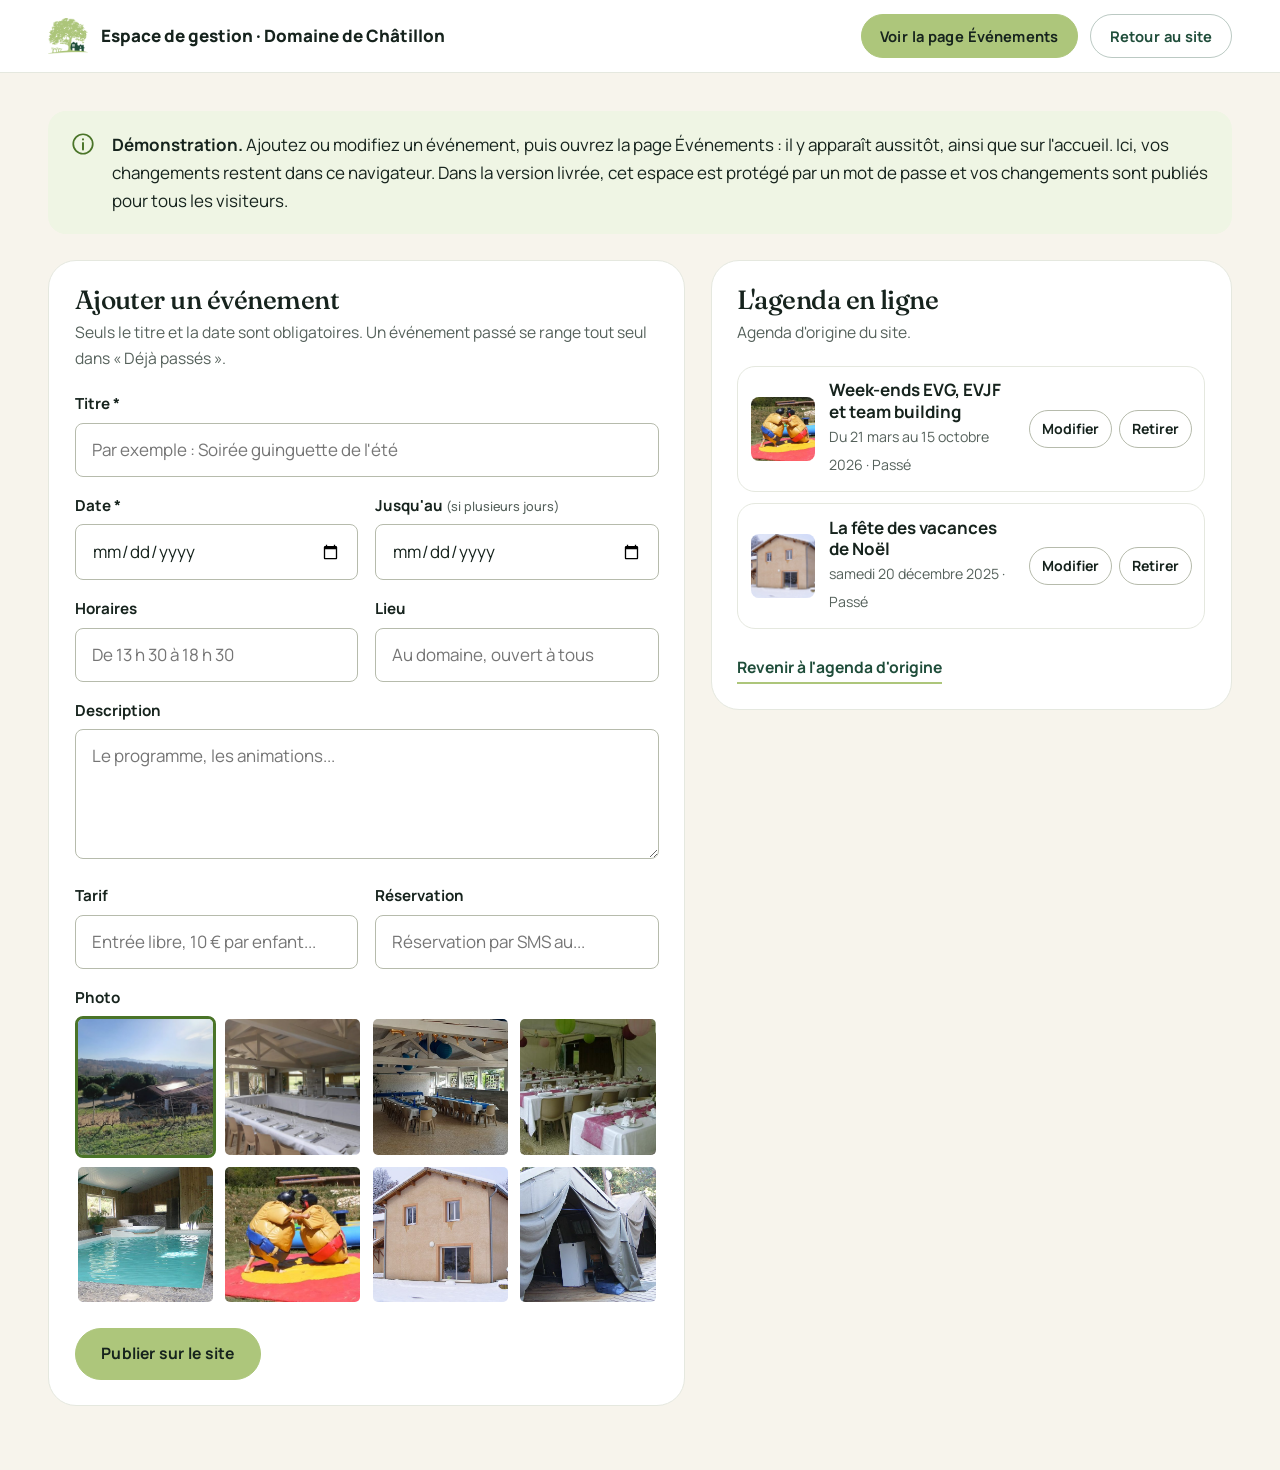
<file: gestion/index.html>
<!doctype html>
<html lang="fr" class="sans-js" data-racine="../">
<head>
<meta charset="utf-8">
<meta name="viewport" content="width=device-width, initial-scale=1">
<title>Espace de gestion : l&#x27;agenda | Domaine de Châtillon</title>
<meta name="description" content="Espace de gestion du Domaine de Châtillon : ajouter, modifier ou retirer un événement de l&#x27;agenda du site.">
<meta name="robots" content="noindex, nofollow">
<meta name="theme-color" content="#1F4D3A">
<meta property="og:type" content="website">
<meta property="og:locale" content="fr_FR">
<meta property="og:site_name" content="Domaine de Châtillon">
<meta property="og:title" content="Espace de gestion : l&#x27;agenda | Domaine de Châtillon">
<meta property="og:description" content="Espace de gestion du Domaine de Châtillon : ajouter, modifier ou retirer un événement de l&#x27;agenda du site.">
<meta property="og:image" content="../assets/img/intro-1600.jpg">
<link rel="icon" href="../assets/logo/favicon-48.png" sizes="48x48" type="image/png">
<link rel="apple-touch-icon" href="../assets/logo/favicon-192.png">
<link rel="preconnect" href="https://fonts.googleapis.com">
<link rel="preconnect" href="https://fonts.gstatic.com" crossorigin>
<link rel="stylesheet" href="https://fonts.googleapis.com/css2?family=Fraunces:ital,opsz,wght@0,9..144,400..700;1,9..144,400..600&family=Manrope:wght@400..800&display=swap">
<style>
  :root{--c-sapin-nuit:#12301F;--c-blanc:#FFFFFF;--h-entete:84px}
  html{background:var(--c-blanc)}
  body{margin:0;font-family:"Manrope",Helvetica,Arial,sans-serif;color:#16231D}
  .loader{position:fixed;inset:0;z-index:9999;display:grid;place-items:center;background:var(--c-sapin-nuit)}
  .entete{position:sticky;top:0;z-index:100;height:var(--h-entete);display:flex;align-items:center}
  @media (max-width:767px){:root{--h-entete:68px}}
</style>
<link rel="stylesheet" href="../css/tokens.css">
<link rel="stylesheet" href="../css/site.css">
<script>document.documentElement.classList.remove('sans-js');document.documentElement.classList.add('js');</script>

</head>
<body class="gestion">
<svg width="0" height="0" style="position:absolute" aria-hidden="true" focusable="false">
  <defs>
    <symbol id="i-tel" viewBox="0 0 24 24"><path fill="none" stroke="currentColor" stroke-width="1.7" stroke-linejoin="round" d="M5 3.8h3.2l1.9 4.7-2.4 1.5a11 11 0 0 0 6.3 6.3l1.5-2.4 4.7 1.9v3.2a2 2 0 0 1-2.1 2A16.2 16.2 0 0 1 3 5.9a2 2 0 0 1 2-2.1z"/></symbol>
    <symbol id="i-etoile" viewBox="0 0 24 24"><path fill="currentColor" d="M12 2.6l2.9 6 6.5.8-4.8 4.5 1.2 6.4L12 17.2l-5.8 3.1 1.2-6.4-4.8-4.5 6.5-.8z"/></symbol>
    <symbol id="i-coche" viewBox="0 0 24 24"><circle cx="12" cy="12" r="10" fill="none" stroke="currentColor" stroke-width="1.5"/><path fill="none" stroke="currentColor" stroke-width="1.8" stroke-linecap="round" stroke-linejoin="round" d="M7.5 12.3l3 3 6-6.3"/></symbol>
    <symbol id="i-fleche" viewBox="0 0 24 24"><path fill="none" stroke="currentColor" stroke-width="1.8" stroke-linecap="round" stroke-linejoin="round" d="M4.5 12h15M13.5 6l6 6-6 6"/></symbol>
    <symbol id="i-photos" viewBox="0 0 24 24"><path fill="none" stroke="currentColor" stroke-width="1.8" stroke-linejoin="round" d="M3.5 8h3.4l1.9-2.6h6.4L17.1 8h3.4v11.5h-17z"/><circle cx="12" cy="13.4" r="3.4" fill="none" stroke="currentColor" stroke-width="1.8"/></symbol>
    <symbol id="i-lecture" viewBox="0 0 24 24"><circle cx="12" cy="12" r="11" fill="currentColor" opacity=".18"/><path fill="currentColor" d="M9.3 7.2v9.6L17 12z"/></symbol>
    <symbol id="i-croix" viewBox="0 0 24 24"><path fill="none" stroke="currentColor" stroke-width="1.9" stroke-linecap="round" d="M6 6l12 12M18 6L6 18"/></symbol>
    <symbol id="i-plus" viewBox="0 0 24 24"><path fill="none" stroke="currentColor" stroke-width="1.9" stroke-linecap="round" d="M12 5v14M5 12h14"/></symbol>
    <symbol id="i-gauche" viewBox="0 0 24 24"><path fill="none" stroke="currentColor" stroke-width="1.9" stroke-linecap="round" stroke-linejoin="round" d="M15 5l-7 7 7 7"/></symbol>
    <symbol id="i-bas" viewBox="0 0 24 24"><path fill="none" stroke="currentColor" stroke-width="1.9" stroke-linecap="round" stroke-linejoin="round" d="M6 9l6 6 6-6"/></symbol>
    <symbol id="i-droite" viewBox="0 0 24 24"><path fill="none" stroke="currentColor" stroke-width="1.9" stroke-linecap="round" stroke-linejoin="round" d="M9 5l7 7-7 7"/></symbol>
    <symbol id="i-menu" viewBox="0 0 24 24"><path fill="none" stroke="currentColor" stroke-width="1.8" stroke-linecap="round" d="M4 7h16M4 12h16M4 17h10"/></symbol>
    <symbol id="i-repere" viewBox="0 0 24 24"><path fill="none" stroke="currentColor" stroke-width="1.7" stroke-linejoin="round" d="M12 21.2s-7-6.3-7-11.7a7 7 0 0 1 14 0c0 5.4-7 11.7-7 11.7z"/><circle cx="12" cy="9.5" r="2.5" fill="none" stroke="currentColor" stroke-width="1.7"/></symbol>
    <symbol id="i-mail" viewBox="0 0 24 24"><path fill="none" stroke="currentColor" stroke-width="1.7" stroke-linejoin="round" d="M3.5 6h17v12h-17z"/><path fill="none" stroke="currentColor" stroke-width="1.7" stroke-linejoin="round" d="M4 6.6l8 6.2 8-6.2"/></symbol>
    <symbol id="i-lit" viewBox="0 0 24 24"><path fill="none" stroke="currentColor" stroke-width="1.6" stroke-linecap="round" stroke-linejoin="round" d="M3 18.5V6.5M3 15h18v3.5M21 15v-3a2.5 2.5 0 0 0-2.5-2.5H10V15"/><circle cx="6.6" cy="11.4" r="1.9" fill="none" stroke="currentColor" stroke-width="1.6"/></symbol>
    <symbol id="i-groupe" viewBox="0 0 24 24"><circle cx="9" cy="8" r="3.2" fill="none" stroke="currentColor" stroke-width="1.6"/><path fill="none" stroke="currentColor" stroke-width="1.6" stroke-linecap="round" d="M3 19.5a6 6 0 0 1 12 0"/><circle cx="16.8" cy="9" r="2.5" fill="none" stroke="currentColor" stroke-width="1.6"/><path fill="none" stroke="currentColor" stroke-width="1.6" stroke-linecap="round" d="M16 13.6a5 5 0 0 1 5.4 5"/></symbol>
    <symbol id="i-surface" viewBox="0 0 24 24"><rect x="3.5" y="3.5" width="17" height="17" rx="1.5" fill="none" stroke="currentColor" stroke-width="1.6"/><path fill="none" stroke="currentColor" stroke-width="1.6" stroke-linecap="round" stroke-linejoin="round" d="M7.5 16.5l9-9M7.5 11.5v5h5M16.5 12.5v-5h-5"/></symbol>
    <symbol id="i-maison" viewBox="0 0 24 24"><path fill="none" stroke="currentColor" stroke-width="1.6" stroke-linejoin="round" d="M3 11.2L12 4l9 7.2M5.2 9.6V20h13.6V9.6M10 20v-5.6h4V20"/></symbol>
    <symbol id="i-calendrier" viewBox="0 0 24 24"><rect x="3.5" y="5" width="17" height="15.5" rx="2" fill="none" stroke="currentColor" stroke-width="1.6"/><path fill="none" stroke="currentColor" stroke-width="1.6" stroke-linecap="round" d="M3.5 10h17M8 3v4M16 3v4"/></symbol>
    <symbol id="i-horloge" viewBox="0 0 24 24"><circle cx="12" cy="12" r="8.8" fill="none" stroke="currentColor" stroke-width="1.6"/><path fill="none" stroke="currentColor" stroke-width="1.6" stroke-linecap="round" d="M12 7v5.2l3.4 2"/></symbol>
    <symbol id="i-voiture" viewBox="0 0 24 24"><path fill="none" stroke="currentColor" stroke-width="1.6" stroke-linejoin="round" d="M4 16.5V12l2-5h12l2 5v4.5zM4 12h16"/><circle cx="7.5" cy="16.5" r="1.8" fill="currentColor"/><circle cx="16.5" cy="16.5" r="1.8" fill="currentColor"/></symbol>
    <symbol id="i-feuille" viewBox="0 0 24 24"><path fill="none" stroke="currentColor" stroke-width="1.6" stroke-linejoin="round" d="M5 19c0-8.5 5.5-14 15-14 0 9.5-5.5 15-14 15z"/><path fill="none" stroke="currentColor" stroke-width="1.6" stroke-linecap="round" d="M5 19c3-4 6-6.5 10-8.5"/></symbol>
    <symbol id="i-soleil" viewBox="0 0 24 24"><circle cx="12" cy="12" r="4" fill="none" stroke="currentColor" stroke-width="1.6"/><path fill="none" stroke="currentColor" stroke-width="1.6" stroke-linecap="round" d="M12 2.8v2.4M12 18.8v2.4M2.8 12h2.4M18.8 12h2.4M5.5 5.5l1.7 1.7M16.8 16.8l1.7 1.7M5.5 18.5l1.7-1.7M16.8 7.2l1.7-1.7"/></symbol>
    <symbol id="i-goutte" viewBox="0 0 24 24"><path fill="none" stroke="currentColor" stroke-width="1.6" stroke-linejoin="round" d="M12 3.2s6.2 6.8 6.2 11.2a6.2 6.2 0 0 1-12.4 0C5.8 10 12 3.2 12 3.2z"/><path fill="none" stroke="currentColor" stroke-width="1.5" stroke-linecap="round" d="M9 14.6a3 3 0 0 0 3 3"/></symbol>
    <symbol id="i-arbre" viewBox="0 0 24 24"><path fill="none" stroke="currentColor" stroke-width="1.6" stroke-linejoin="round" d="M12 3a5 5 0 0 1 4.8 6.3A4.3 4.3 0 0 1 15.5 17h-7A4.3 4.3 0 0 1 7.2 9.3 5 5 0 0 1 12 3z"/><path fill="none" stroke="currentColor" stroke-width="1.6" stroke-linecap="round" d="M12 11v10M9.5 21h5"/></symbol>
    <symbol id="i-recyclage" viewBox="0 0 24 24"><path fill="none" stroke="currentColor" stroke-width="1.6" stroke-linecap="round" stroke-linejoin="round" d="M8.5 7.5L11 3.6a1.2 1.2 0 0 1 2 0l2.3 3.9M17.6 11l2.2 3.8a1.2 1.2 0 0 1-1 1.8h-4.6M10.8 16.6H5.2a1.2 1.2 0 0 1-1-1.8L6.4 11M14 5.6l1.3 1.9-2.3.3M18.6 15.3l-.4 2.3-1.7-1.6M5.6 13.6l.8-2.6 2 1"/></symbol>
    <symbol id="i-mains" viewBox="0 0 24 24"><path fill="none" stroke="currentColor" stroke-width="1.6" stroke-linecap="round" stroke-linejoin="round" d="M3 13l3.5-3.5 3 1 2-2h3l3 3L21 9M6.5 9.5L4 18.5M18.5 11.5L20 18.5M9.5 10.5l3.5 3.5a1.4 1.4 0 0 1-2 2l-1.2-1.2M12 17l1 1a1.4 1.4 0 0 0 2-2"/></symbol>
    <symbol id="i-piscine" viewBox="0 0 24 24"><path fill="none" stroke="currentColor" stroke-width="1.6" stroke-linecap="round" d="M2.8 17c1.5 1.3 3 1.3 4.6 0s3-1.3 4.6 0 3 1.3 4.6 0 3-1.3 4.6 0M2.8 20.5c1.5 1.3 3 1.3 4.6 0s3-1.3 4.6 0 3 1.3 4.6 0 3-1.3 4.6 0M8 14.5V5.6a2 2 0 0 1 4 0M15 14.5V5.6a2 2 0 0 1 4 0M8 8.5h7M8 12h7"/></symbol>
    <symbol id="i-cuisine" viewBox="0 0 24 24"><path fill="none" stroke="currentColor" stroke-width="1.6" stroke-linecap="round" stroke-linejoin="round" d="M7 3v7.5a2 2 0 0 1-2 2V21M4.5 3v5M9.5 3v5M17.5 21V3c-2.2 0-3.5 2.6-3.5 6.5v4h3.5"/></symbol>
    <symbol id="i-ecran" viewBox="0 0 24 24"><rect x="3" y="4.5" width="18" height="12" rx="1.5" fill="none" stroke="currentColor" stroke-width="1.6"/><path fill="none" stroke="currentColor" stroke-width="1.6" stroke-linecap="round" d="M8.5 20h7M12 16.5V20"/></symbol>
    <symbol id="i-terrasse" viewBox="0 0 24 24"><path fill="none" stroke="currentColor" stroke-width="1.6" stroke-linecap="round" stroke-linejoin="round" d="M3 9l9-5 9 5M5 9v11M19 9v11M3 20h18M8 14h8M9 14v6M15 14v6"/></symbol>
    <symbol id="i-parking" viewBox="0 0 24 24"><rect x="3.5" y="3.5" width="17" height="17" rx="3" fill="none" stroke="currentColor" stroke-width="1.6"/><path fill="none" stroke="currentColor" stroke-width="1.7" stroke-linecap="round" stroke-linejoin="round" d="M9.5 17V7.5h3.2a2.9 2.9 0 0 1 0 5.8H9.5"/></symbol>
    <symbol id="i-fauteuil" viewBox="0 0 24 24"><circle cx="10.5" cy="4.2" r="1.8" fill="none" stroke="currentColor" stroke-width="1.6"/><path fill="none" stroke="currentColor" stroke-width="1.6" stroke-linecap="round" stroke-linejoin="round" d="M10.5 7.4v6h5.6l2.4 5.2M10.5 10.2h4.8"/><path fill="none" stroke="currentColor" stroke-width="1.6" stroke-linecap="round" d="M8 11.4a5.4 5.4 0 1 0 6.9 7.2"/></symbol>
    <symbol id="i-feu" viewBox="0 0 24 24"><path fill="none" stroke="currentColor" stroke-width="1.6" stroke-linejoin="round" d="M12 21a6 6 0 0 0 6-6c0-4-3-6-4-10-2.5 2-3 4-3 6-1-1-1.5-2-1.6-3.2C7.6 9.4 6 11.8 6 15a6 6 0 0 0 6 6z"/></symbol>
    <symbol id="i-musique" viewBox="0 0 24 24"><path fill="none" stroke="currentColor" stroke-width="1.6" stroke-linecap="round" stroke-linejoin="round" d="M9 18V5.5l11-2V16"/><circle cx="6.5" cy="18" r="2.5" fill="none" stroke="currentColor" stroke-width="1.6"/><circle cx="17.5" cy="16" r="2.5" fill="none" stroke="currentColor" stroke-width="1.6"/></symbol>
    <symbol id="i-tente" viewBox="0 0 24 24"><path fill="none" stroke="currentColor" stroke-width="1.6" stroke-linecap="round" stroke-linejoin="round" d="M2.5 20h19L12 4zM12 4v16M9 20l3-6 3 6"/></symbol>
    <symbol id="i-couverts" viewBox="0 0 24 24"><circle cx="12" cy="13" r="6.5" fill="none" stroke="currentColor" stroke-width="1.6"/><circle cx="12" cy="13" r="3.5" fill="none" stroke="currentColor" stroke-width="1.3"/><path fill="none" stroke="currentColor" stroke-width="1.6" stroke-linecap="round" d="M2.5 4v5a1.5 1.5 0 0 0 3 0V4M4 9v11M21 4c-1.4 0-2 1.8-2 4v3h2v9"/></symbol>
    <symbol id="i-verres" viewBox="0 0 24 24"><path fill="none" stroke="currentColor" stroke-width="1.6" stroke-linecap="round" stroke-linejoin="round" d="M5 3h5l-.4 5a2.1 2.1 0 0 1-4.2 0zM7.5 10.2V20M5.5 20h4M14 3h5l-.4 5a2.1 2.1 0 0 1-4.2 0zM16.5 10.2V20M14.5 20h4"/></symbol>
    <symbol id="i-cible" viewBox="0 0 24 24"><circle cx="12" cy="12" r="8.8" fill="none" stroke="currentColor" stroke-width="1.6"/><circle cx="12" cy="12" r="5" fill="none" stroke="currentColor" stroke-width="1.6"/><circle cx="12" cy="12" r="1.4" fill="currentColor"/></symbol>
    <symbol id="i-roulotte" viewBox="0 0 24 24"><path fill="none" stroke="currentColor" stroke-width="1.6" stroke-linejoin="round" d="M3 16V9.5C3 7 5 5 8 5h8c3 0 5 2 5 4.5V16zM8 16v-5h3v5M14 9h4v3h-4z"/><circle cx="7" cy="18" r="1.8" fill="none" stroke="currentColor" stroke-width="1.6"/><circle cx="17" cy="18" r="1.8" fill="none" stroke="currentColor" stroke-width="1.6"/></symbol>
    <symbol id="i-cabane" viewBox="0 0 24 24"><path fill="none" stroke="currentColor" stroke-width="1.6" stroke-linecap="round" stroke-linejoin="round" d="M4 12l8-7 8 7M6 10.5V17h12v-6.5M10 17v-4h4v4M7 17l-1.5 4M17 17l1.5 4M12 17v4"/></symbol>
    <symbol id="i-atelier" viewBox="0 0 24 24"><path fill="none" stroke="currentColor" stroke-width="1.6" stroke-linejoin="round" d="M3 20V9l5 3V9l5 3V9l5 3V5h3v15z"/><path fill="none" stroke="currentColor" stroke-width="1.6" d="M7 16h3M14 16h3"/></symbol>
    <symbol id="i-animaux" viewBox="0 0 24 24"><circle cx="7" cy="9" r="1.8" fill="none" stroke="currentColor" stroke-width="1.5"/><circle cx="11" cy="6" r="1.8" fill="none" stroke="currentColor" stroke-width="1.5"/><circle cx="15.5" cy="7.5" r="1.8" fill="none" stroke="currentColor" stroke-width="1.5"/><path fill="none" stroke="currentColor" stroke-width="1.5" stroke-linejoin="round" d="M8 16.5c0-2.5 2-4.5 4-4.5s4 2 4 4.5c0 1.5-1.4 2-2.5 1.5-1-.4-2-.4-3 0-1.1.5-2.5 0-2.5-1.5z"/><path fill="none" stroke="currentColor" stroke-width="1.6" stroke-linecap="round" d="M3.5 3.5l17 17"/></symbol>
    <symbol id="i-info" viewBox="0 0 24 24"><circle cx="12" cy="12" r="9" fill="none" stroke="currentColor" stroke-width="1.6"/><path fill="none" stroke="currentColor" stroke-width="1.8" stroke-linecap="round" d="M12 11v6M12 7.6v.2"/></symbol>
    <symbol id="i-cle" viewBox="0 0 24 24"><circle cx="8" cy="12" r="4" fill="none" stroke="currentColor" stroke-width="1.6"/><path fill="none" stroke="currentColor" stroke-width="1.6" stroke-linecap="round" d="M12 12h9M18 12v3M15.5 12v2"/></symbol>
    <symbol id="i-instagram" viewBox="0 0 24 24"><rect x="3.5" y="3.5" width="17" height="17" rx="5" fill="none" stroke="currentColor" stroke-width="1.7"/><circle cx="12" cy="12" r="4" fill="none" stroke="currentColor" stroke-width="1.7"/><circle cx="17" cy="7" r="1.1" fill="currentColor"/></symbol>
    <symbol id="i-facebook" viewBox="0 0 24 24"><path fill="currentColor" d="M13.4 21v-7.6h2.6l.4-3h-3V8.5c0-.9.3-1.5 1.6-1.5h1.6V4.3c-.3 0-1.2-.1-2.3-.1-2.3 0-3.9 1.4-3.9 4v2.2H7.8v3h2.6V21z"/></symbol>
    <symbol id="i-google" viewBox="0 0 24 24"><path fill="currentColor" d="M21.6 12.2c0-.7-.1-1.3-.2-1.9H12v3.7h5.4a4.6 4.6 0 0 1-2 3v2.5h3.2c1.9-1.7 3-4.3 3-7.3zM12 22c2.7 0 5-.9 6.6-2.4l-3.2-2.5c-.9.6-2 1-3.4 1-2.6 0-4.8-1.8-5.6-4.1H3.1v2.6A10 10 0 0 0 12 22zM6.4 14a6 6 0 0 1 0-3.9V7.5H3.1a10 10 0 0 0 0 9zM12 6c1.5 0 2.8.5 3.8 1.5l2.9-2.9A10 10 0 0 0 3.1 7.5L6.4 10C7.2 7.7 9.4 6 12 6z"/></symbol>
  </defs>
</svg>


<header class="gestion__barre">
  <div class="contenant">
    <p class="gestion__titre"><img src="../assets/logo/embleme-clair.png" width="442" height="397" alt="">Espace de gestion · Domaine de Châtillon</p>
    <div class="actions">
      <a class="btn btn--primaire btn--compact" href="../evenements.html#agenda-section">Voir la page Événements</a>
      <a class="btn btn--contour btn--compact" href="../index.html">Retour au site</a>
    </div>
  </div>
</header>

<main id="contenu" class="gestion__corps">
  <div class="contenant">
    <p class="encart" style="margin-bottom:1.6rem"><svg aria-hidden="true"><use href="#i-info"/></svg><span><strong>Démonstration.</strong> Ajoutez ou modifiez un événement, puis ouvrez la page Événements : il y apparaît aussitôt, ainsi que sur l'accueil. Ici, vos changements restent dans ce navigateur. Dans la version livrée, cet espace est protégé par un mot de passe et vos changements sont publiés pour tous les visiteurs.</span></p>
    <div class="gestion__grille">
      <section class="gestion__carte">
        <h2 id="titre-form">Ajouter un événement</h2>
        <p class="gestion__aide">Seuls le titre et la date sont obligatoires. Un événement passé se range tout seul dans « Déjà passés ».</p>
        <form id="form-ev" novalidate>
          <div class="champs">
            <div class="large">
              <label class="etiquette" for="g-titre">Titre *</label>
              <input class="champ" id="g-titre" name="titre" type="text" placeholder="Par exemple : Soirée guinguette de l'été">
            </div>
            <div>
              <label class="etiquette" for="g-debut">Date *</label>
              <input class="champ" id="g-debut" name="debut" type="date">
            </div>
            <div>
              <label class="etiquette" for="g-fin">Jusqu'au <small>(si plusieurs jours)</small></label>
              <input class="champ" id="g-fin" name="fin" type="date">
            </div>
            <div>
              <label class="etiquette" for="g-horaires">Horaires</label>
              <input class="champ" id="g-horaires" name="horaires" type="text" placeholder="De 13 h 30 à 18 h 30">
            </div>
            <div>
              <label class="etiquette" for="g-lieu">Lieu</label>
              <input class="champ" id="g-lieu" name="lieu" type="text" placeholder="Au domaine, ouvert à tous">
            </div>
            <div class="large">
              <label class="etiquette" for="g-texte">Description</label>
              <textarea class="champ" id="g-texte" name="texte" placeholder="Le programme, les animations..."></textarea>
            </div>
            <div>
              <label class="etiquette" for="g-tarif">Tarif</label>
              <input class="champ" id="g-tarif" name="tarif" type="text" placeholder="Entrée libre, 10 € par enfant...">
            </div>
            <div>
              <label class="etiquette" for="g-reservation">Réservation</label>
              <input class="champ" id="g-reservation" name="reservation" type="text" placeholder="Réservation par SMS au...">
            </div>
            <div class="large">
              <p class="etiquette">Photo</p>
              <div class="choix-photos">
                <label><input type="radio" name="photo" value="vue-vercors"><img src="../assets/img/vue-vercors-800.jpg" alt="La vue sur le Vercors"></label>
                <label><input type="radio" name="photo" value="hero-salle"><img src="../assets/img/hero-salle-800.jpg" alt="La salle Altesse dressée"></label>
                <label><input type="radio" name="photo" value="altesse-bleu"><img src="../assets/img/altesse-bleu-800.jpg" alt="La salle décorée pour une fête"></label>
                <label><input type="radio" name="photo" value="ev-tente"><img src="../assets/img/ev-tente-800.jpg" alt="La tente de réception"></label>
                <label><input type="radio" name="photo" value="piscine"><img src="../assets/img/piscine-800.jpg" alt="La piscine intérieure"></label>
                <label><input type="radio" name="photo" value="act-sumo"><img src="../assets/img/act-sumo-800.jpg" alt="Les combats de sumo"></label>
                <label><input type="radio" name="photo" value="cerisier-neige"><img src="../assets/img/cerisier-neige-800.jpg" alt="Le Cerisier sous la neige"></label>
                <label><input type="radio" name="photo" value="bivouac"><img src="../assets/img/bivouac-800.jpg" alt="Le bivouac en forêt"></label>
              </div>
            </div>
          </div>
          <p class="formulaire__erreurs" id="erreurs-ev" role="alert" hidden></p>
          <div class="formulaire__pied">
            <button type="button" class="btn btn--contour btn--compact" id="annuler-edition" hidden>Annuler la modification</button>
            <button class="btn btn--primaire" type="submit">Publier sur le site</button>
          </div>
        </form>
      </section>
      <section class="gestion__carte">
        <h2>L'agenda en ligne</h2>
        <p class="gestion__aide" id="etat-agenda"></p>
        <div class="gestion__liste" id="liste-ev"></div>
        <p class="gestion__note"><button type="button" class="lien-fleche" id="revenir-origine">Revenir à l'agenda d'origine</button></p>
      </section>
    </div>
  </div>
</main>
<p class="toast" id="toast" role="status" aria-live="polite"></p>

<script src="../data/evenements.js"></script>
<script src="../js/agenda.js"></script>
<script src="../js/gestion.js"></script>
</body>
</html>
</file>
<file: css/tokens.css>
/* ============================================================
   DOMAINE DE CHÂTILLON : jetons de la direction artistique
   V2 « Lumière de Drôme » (retours de Tom du 05/10/2026)

   Fonds clairs et lumineux, un vert sapin moderne à la place de
   l'olive de la V1, et les deux couleurs du site actuel gardées :
   le vert tendre de ses boutons (#ADC67B), devenu l'accent, et le
   gris sauge de ses filets (#B6BBAC). Une touche de terre cuite,
   la couleur des toits du domaine, pour les étoiles et les détails.
   Le texte vert sur fond clair est foncé pour rester lisible.
   ============================================================ */
:root{
  /* Couleurs */
  --c-sapin:        #1F4D3A;  /* vert sapin : boutons pleins, titres en relief, liens forts */
  --c-sapin-2:      #2A6650;  /* survol du vert sapin */
  --c-sapin-nuit:   #12301F;  /* voiles sur les photos, visionneuse */
  --c-encre:        #16231D;  /* texte principal : 15,8:1 sur blanc */
  --c-encre-2:      #55615B;  /* texte secondaire : 6,2:1 sur blanc, 5,6:1 sur crème */
  --c-vert:         #ADC67B;  /* le vert du site actuel : boutons, accents */
  --c-vert-vif:     #C2DA8E;  /* survol des boutons verts */
  --c-vert-clair:   #DCE9C3;
  --c-vert-pale:    #EFF5E4;  /* fond du bloc écoresponsable, pastilles */
  --c-vert-texte:   #4A7428;  /* vert en texte sur clair : 5,3:1 sur blanc */
  --c-sauge:        #B6BBAC;  /* les filets du site actuel : bordures des champs */
  --c-sauge-clair:  #E5E8DF;  /* filets légers, bordures des cartes */
  --c-creme:        #F7F4EC;  /* fonds de section */
  --c-creme-2:      #EFEADF;  /* pied de page */
  --c-blanc:        #FFFFFF;
  --c-terre:        #C8693F;  /* les toits du domaine : étoiles, détails */
  --c-terre-texte:  #A4502A;  /* terre cuite en texte : 5,1:1 sur blanc */
  --c-erreur:       #B42318;

  /* Typographie : Fraunces (titres, empattements doux et modernes) et Manrope (texte) */
  --f-titre: "Fraunces", Georgia, "Times New Roman", serif;
  --f-texte: "Manrope", "Helvetica Neue", Arial, sans-serif;

  --t-hero:   clamp(3rem, 6.6vw, 6.6rem);
  --t-h2:     clamp(2.2rem, 4.4vw, 3.9rem);
  --t-h3:     clamp(1.35rem, 1.9vw, 1.7rem);
  --t-chapo:  clamp(1.08rem, 1.25vw, 1.22rem);
  --t-texte:  1.0625rem;
  --t-petit:  .92rem;
  --t-label:  .76rem;

  /* Espaces */
  --contenant: 1280px;
  --gouttiere: clamp(16px, 4vw, 48px);
  --section:   clamp(4.5rem, 9vw, 8.5rem);
  --h-entete: 84px;

  /* Formes */
  --r-1: 8px;
  --r-2: 18px;
  --r-3: 28px;
  --r-pilule: 999px;
  --ombre-1: 0 1px 2px rgba(22,35,29,.05), 0 14px 40px rgba(22,35,29,.08);
  --ombre-2: 0 30px 70px rgba(22,35,29,.18);

  /* Mouvement */
  --t-rideau: 1s cubic-bezier(.76,0,.24,1);
  --t-doux:   .45s cubic-bezier(.2,.7,.2,1);
  --z-entete: 100; --z-barre: 90; --z-modale: 1000; --z-loader: 9999;
}
@media (max-width: 767px){
  :root{ --h-entete: 68px; --t-texte: 1rem; }
}
</file>
<file: css/site.css>
/* ============================================================
   DOMAINE DE CHÂTILLON : structure et composants
   V2 « Lumière de Drôme » (voir tokens.css), refonte du 05/10/2026

   Repris des maquettes d'hébergement d'OBT : l'écran d'entrée, la
   visionneuse, la barre d'appel mobile.
   Propre au domaine : le hero en vidéo, la mosaïque des hébergements,
   le bloc écoresponsable, l'agenda que le domaine tient lui-même et
   son espace de gestion.
   ============================================================ */

/* ---------- 1. Base ---------- */
*, *::before, *::after{ box-sizing: border-box; }
html{ -webkit-text-size-adjust: 100%; text-size-adjust: 100%; font-variant-numeric: lining-nums; background: var(--c-blanc); scroll-padding-top: calc(var(--h-entete) + 64px); }
body{
  margin: 0;
  font-family: var(--f-texte);
  font-size: var(--t-texte);
  line-height: 1.65;
  color: var(--c-encre);
  background: var(--c-blanc);
  overflow-x: clip;
  -webkit-font-smoothing: antialiased;
}
body.est-verrouille{ overflow: hidden; }
[hidden]{ display: none !important; }
img, svg, video, iframe{ display: block; max-width: 100%; }
img{ height: auto; }
h1, h2, h3, h4, p, ul, ol, dl, dd, figure, blockquote{ margin: 0; }
ul[class], ol[class]{ list-style: none; padding: 0; }
a{ color: inherit; }
button{ font: inherit; color: inherit; background: none; border: 0; padding: 0; cursor: pointer; }
input, select, textarea{ font: inherit; color: inherit; }
::selection{ background: var(--c-vert-clair); color: var(--c-encre); }

:focus-visible{ outline: 2px solid var(--c-sapin); outline-offset: 3px; border-radius: 4px; }
.sur-sombre :focus-visible, .hero :focus-visible, .bandeau :focus-visible, .appel :focus-visible,
.entete[data-etat="transparent"] :focus-visible, .carte-heb:focus-visible, .tuile:focus-visible{ outline-color: var(--c-vert); }

.contenant{
  width: 100%;
  max-width: calc(var(--contenant) + 2 * var(--gouttiere));
  margin-inline: auto;
  padding-inline: var(--gouttiere);
}
.saut-contenu{
  position: absolute; left: 1rem; top: -4rem; z-index: 10000;
  background: var(--c-sapin); color: #fff; padding: .7rem 1rem;
  border-radius: var(--r-1); text-decoration: none; font-weight: 700;
}
.saut-contenu:focus{ top: 1rem; }
.visuellement-cache{
  position: absolute !important; width: 1px; height: 1px; overflow: hidden;
  clip: rect(0 0 0 0); clip-path: inset(50%); white-space: nowrap;
}

/* ---------- 2. Typographie ---------- */
h1, h2, h3, h4, .titre{
  font-family: var(--f-titre);
  font-weight: 500;
  line-height: 1.06;
  letter-spacing: -.02em;
  text-wrap: balance;
  color: inherit;
  font-optical-sizing: auto;
}
h2{ font-size: var(--t-h2); }
h3{ font-size: var(--t-h3); line-height: 1.15; letter-spacing: -.01em; }
h1 em, h2 em, h3 em{ font-style: italic; font-weight: 400; color: var(--c-vert-texte); }
.sur-sombre h2 em, .appel h2 em{ color: var(--c-vert); }
.hero h1 em, .bandeau h1 em{ color: var(--c-vert-clair); }
p{ text-wrap: pretty; }
.surtitre{
  display: inline-flex; align-items: center; gap: .55rem;
  padding: .38rem .85rem .38rem .7rem; border-radius: var(--r-pilule);
  background: var(--c-vert-pale); color: var(--c-vert-texte);
  font-family: var(--f-texte); font-size: var(--t-label); font-weight: 800;
  letter-spacing: .16em; text-transform: uppercase; line-height: 1.2;
  margin-bottom: 1.2rem;
}
.surtitre::before{ content: ""; width: 7px; height: 7px; border-radius: 50%; background: var(--c-vert); flex: none; }
.section--vert .surtitre, .section--lin .surtitre{ background: #fff; }
.sur-sombre .surtitre, .appel .surtitre{ background: rgba(255,255,255,.14); color: #fff; backdrop-filter: blur(6px); -webkit-backdrop-filter: blur(6px); }
.chapo{ font-size: var(--t-chapo); line-height: 1.65; color: var(--c-encre-2); max-width: 62ch; }
.sur-sombre .chapo{ color: rgba(255,255,255,.86); }
.entete-section{ margin-bottom: clamp(2.4rem, 4.5vw, 3.6rem); max-width: 820px; }
.entete-section h2{ margin-bottom: 1.1rem; }
.entete-section--centre{ margin-inline: auto; text-align: center; }
.entete-section--centre .chapo{ margin-inline: auto; }
.entete-section--ligne{ max-width: none; display: flex; align-items: end; justify-content: space-between; gap: 1.5rem 3rem; flex-wrap: wrap; }
.entete-section--ligne > div{ max-width: 780px; }

/* ---------- 3. Boutons et liens ---------- */
.btn{
  --btn-fond: var(--c-sapin);
  --btn-texte: #fff;
  --btn-bord: var(--c-sapin);
  display: inline-flex; align-items: center; justify-content: center; gap: .6rem;
  min-height: 52px; padding: .85rem 1.6rem;
  border: 1px solid var(--btn-bord); border-radius: var(--r-pilule);
  background: var(--btn-fond); color: var(--btn-texte);
  font-family: var(--f-texte); font-size: .98rem; font-weight: 700; letter-spacing: .01em;
  text-decoration: none; line-height: 1.1;
  transition: background-color var(--t-doux), color var(--t-doux), border-color var(--t-doux), transform var(--t-doux), box-shadow var(--t-doux);
  cursor: pointer;
}
.btn:hover{ transform: translateY(-2px); }
.btn svg{ width: 18px; height: 18px; flex: none; }
.btn--primaire{ --btn-fond: var(--c-vert); --btn-texte: var(--c-encre); --btn-bord: var(--c-vert); }
.btn--primaire:hover{ --btn-fond: var(--c-vert-vif); --btn-bord: var(--c-vert-vif); box-shadow: 0 10px 26px rgba(130,160,80,.35); }
.btn--sapin:hover{ --btn-fond: var(--c-sapin-2); --btn-bord: var(--c-sapin-2); box-shadow: 0 10px 26px rgba(31,77,58,.25); }
.btn--verre, .btn--fantome{ --btn-fond: rgba(255,255,255,.14); --btn-texte: #fff; --btn-bord: rgba(255,255,255,.5); backdrop-filter: blur(8px); -webkit-backdrop-filter: blur(8px); }
.btn--verre:hover, .btn--fantome:hover{ --btn-fond: rgba(255,255,255,.24); --btn-bord: #fff; }
.btn--contour{ --btn-fond: transparent; --btn-texte: var(--c-sapin); --btn-bord: rgba(31,77,58,.3); }
.btn--contour:hover{ --btn-bord: var(--c-sapin); --btn-fond: rgba(31,77,58,.05); }
.btn--blanc{ --btn-fond: #fff; --btn-texte: var(--c-sapin); --btn-bord: #fff; }
.btn--compact{ min-height: 44px; padding: .55rem 1.15rem; font-size: .92rem; }
.btn--pleine{ width: 100%; }
.lien-fleche{
  display: inline-flex; align-items: center; gap: .5rem;
  font-weight: 700; font-size: .98rem;
  text-decoration: none; color: var(--c-sapin);
  padding: .2rem 0;
  background: linear-gradient(var(--c-vert), var(--c-vert)) no-repeat left bottom / 100% 2px;
  transition: background-size var(--t-doux);
}
.lien-fleche:hover{ background-size: 40% 2px; }
.sur-sombre .lien-fleche{ color: #fff; }
.lien-fleche svg{ width: 16px; height: 16px; transition: transform var(--t-doux); }
.lien-fleche:hover svg{ transform: translateX(4px); }
.actions{ display: flex; flex-wrap: wrap; gap: .8rem; align-items: center; }

/* ---------- 4. Logo ---------- */
.logo{ display: inline-flex; align-items: center; gap: .7rem; text-decoration: none; color: inherit; line-height: 1; }
.logo__img{ width: 50px; height: auto; flex: none; }
.logo__mots{ display: grid; gap: .22rem; }
.logo__petit{ font-family: var(--f-texte); font-size: .64rem; font-weight: 800; letter-spacing: .3em; text-transform: uppercase; }
.logo__grand{ font-family: var(--f-titre); font-weight: 600; font-size: 1.6rem; letter-spacing: -.01em; }

/* ---------- 5. Écran d'entrée (repris des maquettes d'hébergement) ---------- */
.loader{
  position: fixed; inset: 0; z-index: var(--z-loader);
  display: grid; place-items: center; overflow: hidden;
  background: var(--c-sapin-nuit);
  transform: translateY(0); transition: transform var(--t-rideau);
}
.loader[data-sortie="1"]{ transform: translateY(-100%); }
.loader__fond{ position: absolute; inset: 0; }
.loader__fond img{ width: 100%; height: 100%; object-fit: cover; object-position: 50% 45%; animation: loader-zoom 3.2s cubic-bezier(.2,.7,.2,1) both; }
.loader__voile{
  position: absolute; inset: 0;
  background:
    radial-gradient(ellipse 60% 55% at 50% 50%, rgba(12,30,20,.55) 0%, rgba(12,30,20,.15) 70%, rgba(12,30,20,0) 100%),
    linear-gradient(0deg, rgba(12,30,20,.45) 0%, rgba(12,30,20,0) 40%);
}
.loader__logo{
  position: relative; display: grid; place-items: center; gap: 1rem;
  color: #fff; text-align: center; padding-inline: 1rem;
}
.loader__logo > *{ animation: loader-monte .9s cubic-bezier(.2,.7,.2,1) both; }
.loader__logo > :nth-child(2){ animation-delay: .12s; }
.loader__logo > :nth-child(3){ animation-delay: .24s; }
.loader__embleme{ width: clamp(92px, 10vw, 140px); height: auto; filter: drop-shadow(0 6px 24px rgba(0,0,0,.35)); }
.loader__nom{ display: grid; gap: .5rem; text-shadow: 0 4px 30px rgba(0,0,0,.35); }
.loader__nom .logo__petit{ font-size: clamp(.72rem, 1.1vw, .9rem); }
.loader__nom .logo__grand{ font-size: clamp(3.2rem, 9vw, 7rem); font-weight: 500; line-height: .92; letter-spacing: -.03em; }
.loader__lieu{
  display: inline-flex; align-items: center; gap: .6rem;
  padding: .45rem 1rem; border-radius: var(--r-pilule);
  background: rgba(255,255,255,.14); border: 1px solid rgba(255,255,255,.3);
  backdrop-filter: blur(8px); -webkit-backdrop-filter: blur(8px);
  font-size: clamp(.7rem, 1.2vw, .84rem); font-weight: 700; letter-spacing: .18em; text-transform: uppercase;
}
.loader__barre{ position: absolute; left: 50%; bottom: clamp(2rem, 6vh, 3.5rem); width: 120px; height: 2px; margin-left: -60px; background: rgba(255,255,255,.25); border-radius: 2px; overflow: hidden; }
.loader__barre span{ display: block; height: 100%; background: var(--c-vert); transform-origin: left; animation: loader-barre 2s linear both; }
@keyframes loader-zoom{ from{ transform: scale(1.12); } to{ transform: scale(1.02); } }
@keyframes loader-monte{ from{ opacity: 0; transform: translateY(18px); } to{ opacity: 1; transform: none; } }
@keyframes loader-barre{ from{ transform: scaleX(0); } to{ transform: scaleX(1); } }
.sans-js .loader{ display: none !important; }
@media (prefers-reduced-motion: reduce){ .loader{ display: none !important; } }

/* ---------- 6. En-tête ---------- */
.entete{
  position: sticky; top: 0; z-index: var(--z-entete);
  height: var(--h-entete);
  display: flex; align-items: center;
  color: var(--c-encre);
  background: rgba(255,255,255,.88);
  backdrop-filter: blur(14px) saturate(1.4); -webkit-backdrop-filter: blur(14px) saturate(1.4);
  border-bottom: 1px solid var(--c-sauge-clair);
  transition: background-color var(--t-doux), box-shadow var(--t-doux), border-color var(--t-doux), color var(--t-doux);
}
.entete[data-etat="transparent"]{ background: transparent; border-bottom-color: transparent; color: #fff; backdrop-filter: none; -webkit-backdrop-filter: none; }
.entete[data-etat="plein"]{ box-shadow: 0 10px 30px rgba(22,35,29,.08); }
/* Pages sans photo d'en-tête : l'en-tête reste clair, même avant le script */
.page-simple .entete[data-etat="transparent"]{ background: rgba(255,255,255,.88); color: var(--c-encre); border-bottom-color: var(--c-sauge-clair); }
.page-simple .entete[data-etat="transparent"] .logo__img--photo{ display: none; }
.page-simple .entete[data-etat="transparent"] .logo__img--clair{ display: block; }
.logo__img--photo{ display: none; }
.entete[data-etat="transparent"] .logo__img--photo{ display: block; }
.entete[data-etat="transparent"] .logo__img--clair{ display: none; }
/* Logo à gauche, menu au centre exact de la page, actions à droite (V3) */
.entete__grille{ display: grid; grid-template-columns: 1fr auto 1fr; align-items: center; gap: 1.5rem; }
.entete__logo{ justify-self: start; }
.entete__actions{ justify-self: end; }
.nav__liste{ display: flex; gap: clamp(1rem, 2.2vw, 2.2rem); list-style: none; padding: 0; margin: 0; }
.nav__lien{
  position: relative; text-decoration: none;
  font-size: .97rem; font-weight: 700; letter-spacing: .005em;
  padding: .4rem 0;
}
.nav__lien::after{
  content: ""; position: absolute; left: 50%; bottom: -4px; width: 6px; height: 6px; margin-left: -3px; border-radius: 50%;
  background: var(--c-vert); transform: scale(0); transition: transform var(--t-doux);
}
.nav__lien:hover::after, .nav__lien[aria-current="page"]::after{ transform: scale(1); }
/* Sous-menu Hébergements (V4) : au survol, au clavier, ou au clic sur le chevron */
.nav__item{ position: relative; }
.nav__item--sous{ display: flex; align-items: center; gap: .1rem; }
.nav__ouvrir{ width: 28px; height: 28px; display: grid; place-items: center; border-radius: 50%; color: inherit; transition: transform var(--t-doux), background-color var(--t-doux); }
.nav__ouvrir svg{ width: 16px; height: 16px; }
.nav__item--sous:hover .nav__ouvrir, .nav__item--sous.est-ouvert .nav__ouvrir{ transform: rotate(180deg); }
.sous-menu{
  position: absolute; top: calc(100% + 20px); left: 50%; z-index: 5;
  width: min(740px, 92vw); padding: .9rem; border-radius: var(--r-3);
  background: #fff; color: var(--c-encre); box-shadow: var(--ombre-2); border: 1px solid var(--c-sauge-clair);
  opacity: 0; visibility: hidden; transform: translate(-50%, 10px);
  transition: opacity .25s ease, transform .25s ease, visibility .25s;
}
.sous-menu::before{ content: ""; position: absolute; left: 0; right: 0; top: -22px; height: 22px; }
.nav__item--sous:hover .sous-menu, .nav__item--sous:focus-within .sous-menu, .nav__item--sous.est-ouvert .sous-menu{ opacity: 1; visibility: visible; transform: translate(-50%, 0); }
.sous-menu__liste{ display: grid; grid-template-columns: 1fr 1fr; gap: .2rem; list-style: none; margin: 0; padding: 0; }
.sous-menu__lien{ display: flex; align-items: center; gap: .85rem; padding: .55rem; border-radius: var(--r-2); text-decoration: none; transition: background-color var(--t-doux); }
.sous-menu__lien:hover, .sous-menu__lien:focus-visible{ background: var(--c-vert-pale); }
.sous-menu__lien img{ width: 64px; height: 64px; object-fit: cover; border-radius: 12px; flex: none; }
.sous-menu__lien strong{ display: block; font-family: var(--f-titre); font-weight: 500; font-size: 1.06rem; line-height: 1.2; letter-spacing: -.01em; }
.sous-menu__lien small{ display: block; margin-top: .2rem; font-size: .8rem; font-weight: 600; color: var(--c-encre-2); }
.sous-menu__tout{ display: flex; align-items: center; justify-content: center; gap: .5rem; margin-top: .5rem; padding: .75rem; border-radius: var(--r-2); background: var(--c-creme); color: var(--c-sapin); font-weight: 700; font-size: .95rem; text-decoration: none; }
.sous-menu__tout:hover{ background: var(--c-vert-clair); }
.sous-menu__tout svg{ width: 16px; height: 16px; }
.entete__actions{ display: flex; align-items: center; gap: 1.1rem; }
.entete__tel{ display: inline-flex; align-items: center; gap: .45rem; font-weight: 700; font-size: 1rem; text-decoration: none; white-space: nowrap; word-spacing: .1em; }
.btn, .pied__tel, .appel__numero, .coordonnee .grand{ word-spacing: .06em; }
.entete__tel svg{ width: 18px; height: 18px; color: var(--c-vert-texte); }
.entete[data-etat="transparent"] .entete__tel svg{ color: var(--c-vert); }
.burger{ display: none; width: 44px; height: 44px; place-items: center; color: inherit; }
.burger svg{ width: 26px; height: 26px; }
.burger__fermer{ display: none; }
.burger[aria-expanded="true"] .burger__ouvrir{ display: none; }
.burger[aria-expanded="true"] .burger__fermer{ display: block; }
.nav-mobile{
  position: fixed; inset: var(--h-entete) 0 0 0; z-index: calc(var(--z-entete) - 1);
  background: var(--c-blanc); color: var(--c-encre); padding: 1.5rem 0 2rem;
  transform: translateY(-8px); opacity: 0; visibility: hidden;
  transition: opacity var(--t-doux), transform var(--t-doux), visibility var(--t-doux);
  overflow-y: auto;
}
.nav-mobile.est-ouvert{ transform: none; opacity: 1; visibility: visible; }
.nav-mobile__liste{ list-style: none; padding: 0; margin: 0 0 2rem; }
.nav-mobile__lien{
  display: block; padding: .9rem 0; border-bottom: 1px solid var(--c-sauge-clair);
  font-family: var(--f-titre); font-weight: 500; font-size: 1.9rem; letter-spacing: -.02em; text-decoration: none;
}
.nav-mobile__lien[aria-current="page"]{ color: var(--c-vert-texte); font-style: italic; }
.nav-mobile__lien--parent{ border-bottom: 0; padding-bottom: .3rem; }
.nav-mobile__sous{ list-style: none; margin: 0; padding: 0 0 .9rem .9rem; display: grid; gap: .1rem; border-bottom: 1px solid var(--c-sauge-clair); }
.nav-mobile__sous a{ display: block; padding: .42rem 0; font-weight: 600; color: var(--c-encre-2); text-decoration: none; }
.nav-mobile__sous a::before{ content: ""; display: inline-block; width: 6px; height: 6px; margin-right: .6rem; border-radius: 50%; background: var(--c-vert); vertical-align: middle; }
.nav-mobile .btn + .btn{ margin-top: .8rem; }
@media (max-width: 1280px){ .entete__tel span{ display: none; } }
@media (max-width: 1080px){
  .entete__grille{ grid-template-columns: 1fr auto; }
  .nav{ display: none; }
  .burger{ display: grid; }
}
@media (max-width: 560px){
  .entete .btn--demande{ display: none; }
  .logo__grand{ font-size: 1.38rem; }
  .logo__img{ width: 42px; }
}

/* ---------- 7. Hero de l'accueil : la vidéo du domaine ---------- */
.hero{
  position: relative; overflow: hidden; isolation: isolate;
  min-height: max(640px, 100svh);
  margin-top: calc(-1 * var(--h-entete));
  display: grid; align-items: end;
  color: #fff; background: #0E1E15;
}
.hero__video{ position: absolute; inset: 0; z-index: -2; width: 100%; height: 100%; object-fit: cover; }
.hero__voile{
  position: absolute; inset: 0; z-index: -1;
  background:
    linear-gradient(180deg, rgba(8,20,13,.5) 0%, rgba(8,20,13,0) 24%),
    linear-gradient(0deg, rgba(8,20,13,.78) 0%, rgba(8,20,13,.3) 42%, rgba(8,20,13,0) 68%),
    linear-gradient(90deg, rgba(8,20,13,.45) 0%, rgba(8,20,13,0) 60%);
}
.hero__contenu{ padding-top: calc(var(--h-entete) + 4rem); padding-bottom: clamp(9rem, 15vw, 11.5rem); }
.hero__avis{
  display: inline-flex; align-items: center; gap: .7rem; flex-wrap: wrap;
  padding: .5rem 1rem .5rem .85rem; margin-bottom: 1.6rem;
  border: 1px solid rgba(255,255,255,.32); border-radius: var(--r-pilule);
  background: rgba(255,255,255,.12); backdrop-filter: blur(10px); -webkit-backdrop-filter: blur(10px);
  font-size: .92rem; font-weight: 600; text-decoration: none;
}
.hero__avis strong{ font-weight: 800; }
.etoiles{ display: inline-flex; gap: 2px; color: #F2B544; }
.etoiles svg{ width: 16px; height: 16px; }
.hero__titre{ margin-bottom: 1.4rem; max-width: 1040px; }
.hero__nom{ display: block; font-size: var(--t-hero); font-weight: 500; line-height: .94; letter-spacing: -.035em; }
.hero__metier{ display: block; margin-top: .7rem; font-style: italic; font-weight: 400; font-size: clamp(1.55rem, 2.8vw, 2.6rem); line-height: 1.1; letter-spacing: -.015em; color: var(--c-vert-clair); }
.hero__sous-titre{ font-size: var(--t-chapo); max-width: 52ch; color: rgba(255,255,255,.9); margin-bottom: 2.1rem; }
.hero .actions{ gap: .8rem 1.4rem; }
.hero__film{ display: inline-flex; align-items: center; gap: .8rem; font-weight: 700; font-size: .98rem; color: #fff; }
.hero__film-rond{
  position: relative; width: 52px; height: 52px; border-radius: 50%; display: grid; place-items: center;
  background: rgba(255,255,255,.16); border: 1px solid rgba(255,255,255,.5);
  backdrop-filter: blur(8px); -webkit-backdrop-filter: blur(8px);
  transition: background-color var(--t-doux), transform var(--t-doux);
}
.hero__film-rond::after{ content: ""; position: absolute; inset: -1px; border-radius: 50%; border: 1px solid rgba(255,255,255,.6); animation: pulsation 2.4s ease-out infinite; }
.hero__film-rond svg{ width: 22px; height: 22px; margin-left: 2px; }
.hero__film:hover .hero__film-rond{ background: var(--c-vert); color: var(--c-encre); transform: scale(1.06); }
/* Entrée du texte du hero quand le rideau se lève (classe posée par loader.js) */
.js .hero__contenu > *{ opacity: 0; transform: translateY(26px); }
.hero-pret .hero__contenu > *{ animation: hero-entree 1s cubic-bezier(.2,.7,.2,1) both; }
.hero-pret .hero__contenu > :nth-child(2){ animation-delay: .1s; }
.hero-pret .hero__contenu > :nth-child(3){ animation-delay: .22s; }
.hero-pret .hero__contenu > :nth-child(4){ animation-delay: .34s; }
@keyframes hero-entree{ from{ opacity: 0; transform: translateY(26px); } to{ opacity: 1; transform: none; } }
@media (prefers-reduced-motion: reduce){ .js .hero__contenu > *{ opacity: 1; transform: none; } .hero-pret .hero__contenu > *{ animation: none; } }
@keyframes pulsation{ from{ transform: scale(1); opacity: .9; } to{ transform: scale(1.6); opacity: 0; } }
.hero__legende{
  position: absolute; right: var(--gouttiere); bottom: clamp(8.4rem, 13.5vw, 10.6rem);
  display: flex; align-items: center; gap: .6rem;
  font-size: .76rem; font-weight: 800; letter-spacing: .18em; text-transform: uppercase;
  color: rgba(255,255,255,.85);
}
.hero__legende::before{ content: ""; width: 8px; height: 8px; border-radius: 50%; background: #E5484D; box-shadow: 0 0 0 4px rgba(229,72,77,.25); animation: clignote 1.6s ease-in-out infinite; }
@keyframes clignote{ 50%{ opacity: .35; } }
@media (max-width: 900px){ .hero__legende{ display: none; } }
@media (max-width: 767px){
  .hero{ min-height: max(680px, 100svh); }
  .hero__contenu{ padding-bottom: 9.5rem; }
  .hero__voile{
    background:
      linear-gradient(180deg, rgba(8,20,13,.55) 0%, rgba(8,20,13,0) 22%),
      linear-gradient(0deg, rgba(8,20,13,.9) 0%, rgba(8,20,13,.55) 50%, rgba(8,20,13,.1) 85%);
  }
}
@media (prefers-reduced-motion: reduce){ .hero__film-rond::after, .hero__legende::before{ animation: none; } }

/* Le film complet (YouTube), dans une fenêtre, chargé au clic */
.film{
  width: min(1100px, calc(100vw - 2rem)); max-width: none; padding: 0; border: 0; border-radius: var(--r-2);
  background: #000; color: #fff; overflow: visible;
}
.film::backdrop{ background: rgba(8,18,12,.9); backdrop-filter: blur(4px); }
.film__cadre{ position: relative; aspect-ratio: 16 / 9; border-radius: var(--r-2); overflow: hidden; background: #000; }
.film__cadre iframe{ position: absolute; inset: 0; width: 100%; height: 100%; border: 0; }
.film__fermer{ position: absolute; top: -3.4rem; right: 0; width: 46px; height: 46px; border-radius: 50%; display: grid; place-items: center; background: rgba(255,255,255,.14); color: #fff; }
.film__fermer:hover{ background: var(--c-vert); color: var(--c-encre); }
.film__fermer svg{ width: 22px; height: 22px; }
.film__note{ position: absolute; left: 0; right: 0; top: calc(100% + .8rem); text-align: center; font-size: .9rem; color: rgba(255,255,255,.75); }

/* ---------- 8. Bandeau des pages intérieures ---------- */
.bandeau{
  position: relative; overflow: hidden; isolation: isolate;
  min-height: clamp(440px, 62vh, 640px);
  margin-top: calc(-1 * var(--h-entete));
  display: grid; align-items: end; color: #fff; background: #0E1E15;
}
.bandeau__photo{ position: absolute; inset: 0; z-index: -2; }
.bandeau__photo img{ width: 100%; height: 100%; object-fit: cover; animation: bandeau-derive 14s ease-out both; }
@keyframes bandeau-derive{ from{ transform: scale(1.06); } to{ transform: scale(1); } }
.bandeau::after{
  content: ""; position: absolute; inset: 0; z-index: -1;
  background:
    linear-gradient(180deg, rgba(8,20,13,.5) 0%, rgba(8,20,13,0) 30%),
    linear-gradient(0deg, rgba(8,20,13,.78) 0%, rgba(8,20,13,.3) 55%, rgba(8,20,13,.05) 100%),
    linear-gradient(90deg, rgba(8,20,13,.5) 0%, rgba(8,20,13,0) 62%);
}
.bandeau__contenu{ padding-top: calc(var(--h-entete) + 3rem); padding-bottom: clamp(2.8rem, 5vw, 4.4rem); }
.ariane{ display: flex; gap: .5rem; flex-wrap: wrap; font-size: .88rem; font-weight: 600; color: rgba(255,255,255,.82); margin-bottom: 1.1rem; }
.ariane a{ text-decoration: none; }
.ariane a:hover{ text-decoration: underline; }
.bandeau h1{ font-size: clamp(2.6rem, 5.6vw, 5rem); line-height: .98; letter-spacing: -.03em; max-width: 18ch; margin-bottom: 1rem; text-shadow: 0 2px 30px rgba(0,0,0,.25); }
.bandeau__chapo{ font-size: var(--t-chapo); max-width: 60ch; color: rgba(255,255,255,.9); }
.bandeau--logement{ min-height: clamp(560px, 82vh, 780px); }
.bandeau__type{
  display: inline-flex; align-items: center; gap: .55rem; margin-bottom: 1rem;
  padding: .38rem .85rem .38rem .7rem; border-radius: var(--r-pilule);
  background: rgba(255,255,255,.14); border: 1px solid rgba(255,255,255,.3); backdrop-filter: blur(8px); -webkit-backdrop-filter: blur(8px);
  font-size: var(--t-label); font-weight: 800; letter-spacing: .16em; text-transform: uppercase;
}
.bandeau__type::before{ content: ""; width: 7px; height: 7px; border-radius: 50%; background: var(--c-vert); }
.bandeau__infos{ display: flex; flex-wrap: wrap; gap: .5rem; list-style: none; padding: 0; margin: 1.3rem 0 1.7rem; }
.bandeau__infos li{
  display: inline-flex; align-items: center; gap: .45rem; padding: .45rem .9rem; border-radius: var(--r-pilule);
  background: rgba(255,255,255,.92); color: var(--c-sapin); font-size: .88rem; font-weight: 800;
}
.bandeau__infos svg{ width: 17px; height: 17px; color: var(--c-vert-texte); }
@media (prefers-reduced-motion: reduce){ .bandeau__photo img{ animation: none; } }

/* ---------- 9. Repères chiffrés sous le hero ---------- */
.reperes{ position: relative; z-index: 2; margin-top: clamp(-6.4rem, -8vw, -5.2rem); }
.reperes__grille{
  display: grid; grid-template-columns: repeat(5, 1fr);
  background: #fff; color: var(--c-encre);
  border-radius: var(--r-3); box-shadow: var(--ombre-2);
  padding: 1.8rem .6rem;
}
.reperes__item{ padding: .2rem 1.4rem; border-left: 1px solid var(--c-sauge-clair); }
.reperes__item:first-child{ border-left: 0; }
.reperes__chiffre{ display: block; font-family: var(--f-titre); font-weight: 500; font-size: clamp(1.9rem, 2.8vw, 2.6rem); line-height: 1; letter-spacing: -.03em; color: var(--c-sapin); }
.reperes__chiffre small{ font-size: .5em; font-family: var(--f-texte); font-weight: 700; letter-spacing: 0; margin-left: .15em; color: var(--c-vert-texte); }
.reperes__libelle{ display: block; margin-top: .5rem; font-size: .9rem; line-height: 1.4; color: var(--c-encre-2); }
.reperes__item--vert{ background: var(--c-vert-pale); border-radius: var(--r-2); border-left: 0; margin-block: -.6rem; padding-block: .8rem; margin-right: .2rem; }
.reperes__item--vert + .reperes__item, .reperes__item + .reperes__item--vert{ border-left: 0; }
@media (max-width: 900px){
  .reperes__grille{ grid-template-columns: repeat(2, 1fr); padding: 1.2rem .5rem; row-gap: 1.3rem; }
  .reperes__item{ border-left: 0; padding-inline: 1rem; }
  .reperes__item:nth-child(even){ border-left: 1px solid var(--c-sauge-clair); }
  .reperes__item--vert{ grid-column: 1 / -1; margin: 0 .4rem; padding-block: 1rem; }
}

/* ---------- 10. Sections ---------- */
.section{ padding-block: var(--section); }
.section--lin{ background: var(--c-creme); }
.section--vert{ background: var(--c-vert-pale); }
.section--serree{ padding-block: clamp(3.5rem, 6vw, 5rem); }
.reperes + .section{ padding-top: clamp(4rem, 7vw, 6.5rem); }

/* ---------- 11. Hébergements de l'accueil : une ligne de trois qui défile (V3) ---------- */
.carrousel__commandes{ display: flex; gap: .6rem; }
.carrousel__bouton{
  width: 54px; height: 54px; border-radius: 50%; display: grid; place-items: center;
  background: #fff; color: var(--c-sapin); border: 1px solid var(--c-sauge-clair);
  transition: background-color var(--t-doux), border-color var(--t-doux), opacity var(--t-doux);
}
.carrousel__bouton:hover:not(:disabled){ background: var(--c-vert); border-color: var(--c-vert); }
.carrousel__bouton:disabled{ opacity: .35; cursor: default; }
.carrousel__bouton svg{ width: 22px; height: 22px; }
.carrousel__piste{
  --ecart: 1.1rem;
  display: grid; grid-auto-flow: column; grid-auto-columns: calc((100% - 2 * var(--ecart)) / 3); gap: var(--ecart);
  overflow-x: auto; overscroll-behavior-x: contain; scroll-snap-type: x mandatory; scroll-behavior: smooth;
  scrollbar-width: none; border-radius: var(--r-3);
}
.carrousel__piste::-webkit-scrollbar{ display: none; }
.carrousel__piste:focus-visible{ outline-offset: 4px; }
.carrousel__bas{ display: flex; align-items: center; justify-content: space-between; gap: 2rem; margin-top: 1.5rem; }
.carrousel__progression{ flex: 1; max-width: 420px; height: 3px; border-radius: 3px; background: var(--c-sauge-clair); overflow: hidden; }
.carrousel__progression span{ display: block; height: 100%; width: var(--part, 60%); margin-left: var(--decalage, 0%); background: var(--c-sapin); border-radius: 3px; transition: margin-left .3s ease, width .3s ease; }
@media (max-width: 980px){ .carrousel__piste{ grid-auto-columns: calc((100% - var(--ecart)) / 2); } }
@media (max-width: 620px){ .carrousel__piste{ grid-auto-columns: 86%; --ecart: .8rem; } .carrousel__commandes{ display: none; } }
@media (prefers-reduced-motion: reduce){ .carrousel__piste{ scroll-behavior: auto; } }

.carte-heb{
  position: relative; isolation: isolate; overflow: hidden;
  display: flex; flex-direction: column; justify-content: flex-end;
  aspect-ratio: 4 / 5; border-radius: var(--r-3); scroll-snap-align: start;
  background: var(--c-sapin-nuit); color: #fff; text-decoration: none;
}
.carte-heb > img{ position: absolute; inset: 0; z-index: -2; width: 100%; height: 100%; object-fit: cover; transition: transform 1.4s cubic-bezier(.2,.7,.2,1); }
.carte-heb::after{
  content: ""; position: absolute; inset: 0; z-index: -1;
  background: linear-gradient(0deg, rgba(8,20,13,.84) 0%, rgba(8,20,13,.4) 40%, rgba(8,20,13,0) 66%);
}
.carte-heb:hover > img{ transform: scale(1.06); }
.carte-heb__corps{ padding: 1.5rem 1.6rem 1.6rem; }
.carte-heb__type{ font-size: var(--t-label); font-weight: 800; letter-spacing: .16em; text-transform: uppercase; color: var(--c-vert); }
.carte-heb h3{ font-size: clamp(1.55rem, 2.2vw, 2rem); margin-top: .45rem; }
.carte-heb p{ margin-top: .5rem; font-size: .96rem; line-height: 1.5; color: rgba(255,255,255,.86); }
.carte-heb__capacite{
  position: absolute; left: 1.1rem; top: 1.1rem;
  display: inline-flex; align-items: center; gap: .45rem;
  padding: .42rem .9rem; border-radius: var(--r-pilule);
  background: rgba(255,255,255,.92); color: var(--c-sapin);
  font-size: .86rem; font-weight: 800;
}
.carte-heb__capacite svg{ width: 17px; height: 17px; color: var(--c-vert-texte); }
.carte-heb__fleche{
  position: absolute; right: 1.1rem; top: 1.1rem; width: 44px; height: 44px; border-radius: 50%;
  display: grid; place-items: center; background: rgba(8,20,13,.38); color: #fff; border: 1px solid rgba(255,255,255,.55);
  backdrop-filter: blur(8px); -webkit-backdrop-filter: blur(8px);
  transform: rotate(-45deg); transition: transform var(--t-doux), background-color var(--t-doux), color var(--t-doux);
}
.carte-heb__fleche svg{ width: 20px; height: 20px; }
.carte-heb:hover .carte-heb__fleche{ transform: none; background: var(--c-vert); color: var(--c-encre); border-color: var(--c-vert); }

/* Sommaire des hébergements (V4) : deux lignes de trois cartes, chacune vers sa page */
.grille-heb{ display: grid; grid-template-columns: repeat(3, 1fr); gap: 1.1rem; }
.carte-heb--appel{ background: var(--c-vert); color: var(--c-encre); justify-content: space-between; gap: 1.2rem; padding: 1.8rem; }
.carte-heb--appel::after{ display: none; }
.carte-heb--appel .carte-heb__type{ color: var(--c-sapin); }
.carte-heb--appel h3{ font-size: clamp(1.6rem, 2.4vw, 2.2rem); }
.carte-heb--appel p{ color: rgba(22,35,29,.78); }
.carte-heb__icone{ width: 54px; height: 54px; border-radius: 50%; display: grid; place-items: center; background: rgba(255,255,255,.55); color: var(--c-sapin); }
.carte-heb__icone svg{ width: 26px; height: 26px; }
.carte-heb--appel .btn{ align-self: flex-start; }
@media (max-width: 980px){ .grille-heb{ grid-template-columns: repeat(2, 1fr); } }
@media (max-width: 620px){ .grille-heb{ grid-template-columns: 1fr; } .grille-heb .carte-heb{ aspect-ratio: 4 / 3.6; } .grille-heb .carte-heb--appel{ aspect-ratio: auto; } }

/* Les autres hébergements, sur une page d'hébergement : la carte de la page en cours est masquée */
.carrousel[data-courant="gites"] [data-carte="gites"], .carrousel[data-courant="douglas"] [data-carte="douglas"],
.carrousel[data-courant="truffier"] [data-carte="truffier"], .carrousel[data-courant="tilleul-acacia"] [data-carte="tilleul-acacia"],
.carrousel[data-courant="insolites"] [data-carte="insolites"], .carrousel[data-courant="bivouacs"] [data-carte="bivouacs"]{ display: none; }

/* La nuit à la belle étoile : les bivouacs, à part des hébergements en lits */
.belle-etoile{
  margin-top: clamp(2.5rem, 5vw, 4rem);
  display: grid; grid-template-columns: 1fr 1.1fr; overflow: hidden;
  background: var(--c-creme); border-radius: var(--r-3);
}
.belle-etoile__photo{ position: relative; min-height: 380px; }
.belle-etoile__photo img{ position: absolute; inset: 0; width: 100%; height: 100%; object-fit: cover; }
.belle-etoile__texte{ padding: clamp(1.8rem, 4vw, 3.2rem); display: flex; flex-direction: column; justify-content: center; align-items: flex-start; gap: 1rem; }
.belle-etoile__texte .surtitre{ margin-bottom: 0; background: #fff; }
.belle-etoile h3{ font-size: clamp(1.8rem, 3vw, 2.7rem); }
.belle-etoile__texte > p:not(.surtitre){ color: var(--c-encre-2); max-width: 52ch; }
.belle-etoile__chiffres{ display: flex; flex-wrap: wrap; gap: .5rem; }
.belle-etoile .pastille{ background: #fff; }
@media (max-width: 860px){ .belle-etoile{ grid-template-columns: 1fr; } .belle-etoile__photo{ min-height: 260px; } }

/* ---------- 12. Espace détente (accueil) ---------- */
.detente{ display: grid; grid-template-columns: 1.12fr .88fr; gap: clamp(2rem, 5vw, 5rem); align-items: center; }
.detente__photos{ position: relative; display: grid; grid-template-columns: 1.7fr 1fr; grid-template-rows: 1fr 1fr; gap: .9rem; }
.detente__photos .vignette{ border-radius: var(--r-2); }
.detente__photos .vignette:first-child{ grid-row: 1 / 3; min-height: 520px; border-radius: var(--r-3); }
.detente__badge{
  position: absolute; left: 1.1rem; bottom: 1.1rem; pointer-events: none;
  display: inline-flex; align-items: center; gap: .55rem;
  padding: .55rem 1rem; border-radius: var(--r-pilule);
  background: rgba(255,255,255,.92); color: var(--c-sapin); box-shadow: var(--ombre-1);
  font-size: .9rem; font-weight: 800;
}
.detente__badge svg{ width: 18px; height: 18px; color: var(--c-terre); }
.detente__texte p + p{ margin-top: 1rem; }
.detente__texte h2{ margin-bottom: 1.1rem; }
.detente__texte .actions{ margin-top: 1.8rem; }
.atouts{ display: grid; grid-template-columns: 1fr 1fr; gap: .8rem; margin-top: 1.7rem; }
.atout{ display: flex; gap: .8rem; align-items: flex-start; padding: 1rem 1.1rem; background: #fff; border-radius: var(--r-2); box-shadow: 0 1px 2px rgba(22,35,29,.04); }
.atout__icone{ width: 40px; height: 40px; border-radius: 50%; display: grid; place-items: center; flex: none; background: var(--c-vert-pale); color: var(--c-vert-texte); }
.atout__icone svg{ width: 20px; height: 20px; }
.atout span{ font-size: .95rem; line-height: 1.4; }
.atout strong{ display: block; font-size: 1rem; color: var(--c-encre); }
@media (max-width: 900px){
  .detente{ grid-template-columns: 1fr; }
  .detente__photos .vignette:first-child{ min-height: 300px; }
}
@media (max-width: 480px){ .atouts{ grid-template-columns: 1fr; } }

/* ---------- 13. Présentation : la Drôme des Collines (accueil) ---------- */
.presentation{ display: grid; grid-template-columns: .95fr 1.05fr; gap: clamp(2.5rem, 6vw, 6rem); align-items: center; }
.presentation__texte p + p{ margin-top: 1rem; }
.presentation__texte h2, .duo__texte h2, .eco__texte h2, .acces h2, .contact h2{ margin-bottom: 1.1rem; }
.presentation__texte .actions{ margin-top: 2rem; }
.presentation__visuel{ position: relative; padding: 0 0 3.2rem 3.2rem; }
.presentation__grande{ width: 100%; aspect-ratio: 5 / 4; object-fit: cover; border-radius: var(--r-3); box-shadow: var(--ombre-1); }
.presentation__petite{
  position: absolute; left: 0; bottom: 0; width: 44%; aspect-ratio: 1; object-fit: cover;
  border-radius: var(--r-2); border: 6px solid #fff; box-shadow: var(--ombre-2);
}
.presentation__cachet{
  position: absolute; right: -.6rem; top: -1.4rem;
  width: 148px; height: 148px; border-radius: 50%;
  display: grid; place-content: center; text-align: center; padding: 1rem;
  background: var(--c-vert); color: var(--c-encre);
  font-size: .82rem; font-weight: 700; line-height: 1.25; box-shadow: var(--ombre-1);
  transform: rotate(8deg);
}
.presentation__cachet strong{ display: block; font-family: var(--f-titre); font-weight: 500; font-size: 2.3rem; line-height: 1; letter-spacing: -.03em; margin-bottom: .25rem; color: var(--c-sapin); }
.presentation__etiquette{
  position: absolute; right: 1.1rem; bottom: 4.3rem;
  display: inline-flex; align-items: center; gap: .45rem;
  padding: .45rem .9rem; border-radius: var(--r-pilule);
  background: rgba(8,20,13,.55); color: #fff; backdrop-filter: blur(8px); -webkit-backdrop-filter: blur(8px);
  font-size: .78rem; font-weight: 800; letter-spacing: .14em; text-transform: uppercase;
}
.presentation__etiquette svg{ width: 16px; height: 16px; color: var(--c-vert); }
@media (max-width: 900px){
  .presentation{ grid-template-columns: 1fr; }
  .presentation__visuel{ padding: 0 0 2.4rem 1.6rem; }
  .presentation__cachet{ width: 116px; height: 116px; right: .4rem; font-size: .72rem; }
  .presentation__cachet strong{ font-size: 1.8rem; }
  .presentation__etiquette{ bottom: 3.3rem; }
}

/* ---------- 15. Bloc écoresponsable ---------- */
.eco{ display: grid; grid-template-columns: 1fr 1fr; gap: clamp(2rem, 5vw, 5rem); align-items: center; }
.eco__texte .chapo{ color: var(--c-encre-2); }
.eco__texte .actions{ margin-top: 2rem; }
.eco__chiffres{ display: grid; grid-template-columns: repeat(2, 1fr); gap: .8rem; margin-top: 2rem; }
.eco__chiffre{ background: #fff; padding: 1.2rem 1.3rem; border-radius: var(--r-2); box-shadow: 0 1px 2px rgba(22,35,29,.04); }
.eco__chiffre strong{ display: block; font-family: var(--f-titre); font-weight: 500; font-size: clamp(1.8rem, 2.6vw, 2.4rem); line-height: 1.02; letter-spacing: -.03em; color: var(--c-sapin); }
.eco__chiffre span{ display: block; margin-top: .4rem; font-size: .94rem; line-height: 1.45; color: var(--c-encre-2); }
.eco__photo{ position: relative; }
.eco__photo img{ width: 100%; border-radius: var(--r-3); aspect-ratio: 1 / 1.08; object-fit: cover; box-shadow: var(--ombre-1); }
.eco__legende{
  position: absolute; right: 1rem; bottom: 1rem; left: 1rem;
  background: rgba(255,255,255,.92); color: var(--c-encre); padding: .85rem 1.1rem; border-radius: var(--r-2);
  font-size: .94rem; line-height: 1.4; display: flex; gap: .8rem; align-items: center;
  backdrop-filter: blur(8px); -webkit-backdrop-filter: blur(8px);
}
.eco__legende svg{ width: 28px; height: 28px; flex: none; color: var(--c-terre); }
.eco > *, .eco__chiffres > *, .detente > *, .presentation > *, .duo > *{ min-width: 0; }
@media (max-width: 900px){ .eco{ grid-template-columns: 1fr; } .eco__photo img{ aspect-ratio: 4 / 3; } }
@media (max-width: 520px){ .eco__chiffres{ grid-template-columns: 1fr; } }

/* ---------- 16. Deux colonnes photo et texte ---------- */
.duo{ display: grid; grid-template-columns: 1.1fr .9fr; gap: clamp(2rem, 5vw, 4.5rem); align-items: center; }
.duo--inverse{ grid-template-columns: .9fr 1.1fr; }
.duo--inverse .duo__photos{ order: 2; }
.duo__photos{ display: grid; grid-template-columns: 2fr 1fr; grid-template-rows: 1fr 1fr; gap: .8rem; }
.duo__photos > :first-child{ grid-row: 1 / 3; }
.duo__photos img, .duo__photos .vignette{ width: 100%; height: 100%; object-fit: cover; border-radius: var(--r-2); }
.duo__photos > :first-child, .duo__photos > :first-child img{ border-radius: var(--r-3); }
.duo__photos > :first-child img, .duo__photos > img:first-child{ min-height: 400px; }
.duo__texte p + p{ margin-top: 1rem; }
.duo__texte .actions{ margin-top: 1.8rem; }
.liste-coches{ display: grid; gap: .6rem; margin-top: 1.4rem; }
.liste-coches li{ display: flex; gap: .7rem; align-items: flex-start; line-height: 1.45; }
.liste-coches svg{ width: 22px; height: 22px; flex: none; color: var(--c-vert-texte); margin-top: .05rem; }
.sur-sombre .liste-coches svg{ color: var(--c-vert); }
@media (max-width: 900px){
  .duo, .duo--inverse{ grid-template-columns: 1fr; }
  .duo--inverse .duo__photos{ order: 0; }
  .duo__photos > :first-child img, .duo__photos > img:first-child{ min-height: 260px; }
}

/* ---------- 17. Événements et salles (tuiles) ---------- */
.tuiles{ display: grid; grid-template-columns: repeat(4, 1fr); gap: 1.1rem; }
.tuile{
  position: relative; overflow: hidden; border-radius: var(--r-3);
  min-height: 380px; display: flex; align-items: flex-end; color: #fff; text-decoration: none;
  isolation: isolate; transition: transform var(--t-doux), box-shadow var(--t-doux);
}
.tuile img{ position: absolute; inset: 0; width: 100%; height: 100%; object-fit: cover; z-index: -2; transition: transform 1.4s cubic-bezier(.2,.7,.2,1); }
.tuile::after{ content: ""; position: absolute; inset: 0; z-index: -1; background: linear-gradient(0deg, rgba(8,20,13,.86) 0%, rgba(8,20,13,.3) 50%, rgba(8,20,13,0) 75%); }
.tuile:hover{ transform: translateY(-4px); box-shadow: var(--ombre-2); }
.tuile:hover img{ transform: scale(1.06); }
.tuile__corps{ padding: 1.4rem 1.4rem 1.5rem; }
.tuile h3{ font-size: 1.65rem; margin-bottom: .4rem; }
.tuile p{ font-size: .95rem; color: rgba(255,255,255,.88); line-height: 1.45; }
@media (max-width: 980px){ .tuiles{ grid-template-columns: repeat(2, 1fr); } }
@media (max-width: 560px){ .tuiles{ grid-template-columns: 1fr; } .tuile{ min-height: 280px; } }

.salles{ display: grid; grid-template-columns: repeat(3, 1fr); gap: 1.2rem; }
.salle{ background: #fff; border-radius: var(--r-3); overflow: hidden; box-shadow: var(--ombre-1); display: flex; flex-direction: column; }
.salle__photo{ aspect-ratio: 3 / 2; overflow: hidden; }
.salle__photo img, .salle__photo .vignette img{ width: 100%; height: 100%; object-fit: cover; }
.salle__photo .vignette{ width: 100%; height: 100%; display: block; border-radius: 0; }
.salle__corps{ padding: 1.4rem 1.5rem 1.6rem; display: grid; gap: .6rem; }
.salle__chiffres{ display: flex; flex-wrap: wrap; gap: .5rem; }
.salles-ligne{ margin-top: 1.6rem; display: flex; flex-wrap: wrap; gap: .6rem; align-items: center; }
.salles-ligne strong{ margin-right: .4rem; }
.salles-ligne .lien-fleche{ margin-left: .4rem; }
.pastille{
  display: inline-flex; align-items: center; gap: .35rem;
  padding: .32rem .75rem; border-radius: var(--r-pilule);
  background: var(--c-vert-pale); color: var(--c-sapin); font-size: .88rem; font-weight: 700;
}
.pastille svg{ width: 15px; height: 15px; color: var(--c-vert-texte); }
.section--lin .pastille, .section--vert .pastille{ background: #fff; }
.sur-sombre .pastille{ background: rgba(255,255,255,.12); color: #fff; }
.salle p{ color: var(--c-encre-2); font-size: .98rem; }
@media (max-width: 900px){ .salles{ grid-template-columns: 1fr; } .salle{ display: grid; grid-template-columns: 1fr 1.2fr; } .salle__photo{ aspect-ratio: auto; } }
@media (max-width: 560px){ .salle{ display: flex; } .salle__photo{ aspect-ratio: 3 / 2; } }

/* Prochain rendez-vous (accueil, lu dans l'agenda) */
.prochain{
  margin-top: 1.6rem; display: grid; grid-template-columns: auto 1fr auto; gap: 1.4rem; align-items: center;
  background: var(--c-vert); color: var(--c-encre); border-radius: var(--r-3); padding: 1.2rem 1.4rem 1.2rem 1.6rem;
}
.prochain[hidden]{ display: none; }
.prochain__etiquette{ display: inline-flex; align-items: center; gap: .5rem; font-size: var(--t-label); font-weight: 800; letter-spacing: .16em; text-transform: uppercase; color: var(--c-sapin); }
.prochain__etiquette::before{ content: ""; width: 8px; height: 8px; border-radius: 50%; background: var(--c-sapin); animation: clignote 1.6s ease-in-out infinite; }
.prochain__titre{ font-family: var(--f-titre); font-weight: 500; font-size: 1.35rem; line-height: 1.2; letter-spacing: -.01em; }
.prochain__date{ color: rgba(22,35,29,.75); font-size: .95rem; }
@media (max-width: 760px){ .prochain{ grid-template-columns: 1fr; gap: .5rem; } }

/* ---------- 18. Activités sur place ---------- */
.puces{ display: flex; flex-wrap: wrap; gap: .55rem; margin-top: 1.5rem; }
.puce{
  display: inline-flex; align-items: center; gap: .45rem;
  padding: .5rem .95rem; border-radius: var(--r-pilule);
  background: var(--c-creme); font-weight: 600; font-size: .95rem;
  transition: background-color var(--t-doux), transform var(--t-doux);
}
.puce:hover{ background: var(--c-vert-clair); transform: translateY(-1px); }
.puce svg{ width: 16px; height: 16px; color: var(--c-vert-texte); }
.section--lin .puce{ background: #fff; }

/* ---------- 19. Vidéo dans une page (cadre lancé au clic) ---------- */
.video{ max-width: 1040px; margin-inline: auto; }
.video__cadre{ position: relative; aspect-ratio: 16 / 9; border-radius: var(--r-3); overflow: hidden; background: #000; box-shadow: var(--ombre-2); }
.video__cadre img, .video__cadre iframe{ position: absolute; inset: 0; width: 100%; height: 100%; object-fit: cover; border: 0; }
.video__lancer{ position: absolute; inset: 0; display: grid; place-items: center; background: linear-gradient(0deg, rgba(8,20,13,.5), rgba(8,20,13,.05)); color: #fff; }
.video__bouton{
  display: inline-flex; align-items: center; gap: .8rem;
  background: var(--c-vert); color: var(--c-encre); border-radius: var(--r-pilule);
  padding: .9rem 1.5rem .9rem 1.1rem; font-weight: 700; font-size: 1.02rem; box-shadow: var(--ombre-2);
  transition: transform var(--t-doux);
}
.video__lancer:hover .video__bouton{ transform: scale(1.04); }
.video__bouton svg{ width: 30px; height: 30px; }
.video__note{ margin-top: .9rem; font-size: .9rem; color: var(--c-encre-2); text-align: center; }

/* ---------- 20. Avis ---------- */
.avis{ display: grid; grid-template-columns: .82fr 2.18fr; gap: clamp(2rem, 4vw, 3.5rem); align-items: start; }
.avis__note{
  position: sticky; top: calc(var(--h-entete) + 1.5rem);
  background: var(--c-vert-pale); color: var(--c-encre); border-radius: var(--r-3); padding: 2.1rem 1.9rem;
}
.avis__chiffre{ font-family: var(--f-titre); font-weight: 500; font-size: 5rem; line-height: .95; letter-spacing: -.04em; color: var(--c-sapin); }
.avis__chiffre small{ font-size: .38em; color: var(--c-encre-2); font-weight: 400; letter-spacing: 0; }
.avis__note .etoiles{ margin-top: .6rem; }
.avis__note .etoiles svg{ width: 22px; height: 22px; }
.avis__total{ margin-top: .8rem; color: var(--c-encre-2); }
.avis__total strong{ color: var(--c-encre); }
.avis__note .btn{ margin-top: 1.6rem; }
.avis__liste{ display: grid; grid-template-columns: repeat(2, 1fr); gap: 1rem; }
.avis-carte{
  position: relative; background: #fff; border: 1px solid var(--c-sauge-clair); border-radius: var(--r-2);
  padding: 1.5rem 1.6rem; display: flex; flex-direction: column; gap: .8rem;
  transition: box-shadow var(--t-doux), transform var(--t-doux), border-color var(--t-doux);
}
.avis-carte:hover{ box-shadow: var(--ombre-1); transform: translateY(-2px); border-color: transparent; }
.avis-carte::before{
  content: "\201D"; position: absolute; right: 1.1rem; bottom: -1.6rem; pointer-events: none;
  font-family: var(--f-titre); font-size: 6rem; line-height: 1; color: var(--c-vert-pale);
}
.avis-carte > *{ position: relative; }
.avis-carte__haut{ display: flex; justify-content: space-between; align-items: center; gap: 1rem; }
.avis-carte blockquote{ font-size: 1.02rem; line-height: 1.6; }
.avis-carte blockquote::before{ content: "«\00a0"; color: var(--c-vert-texte); font-weight: 700; }
.avis-carte blockquote::after{ content: "\00a0»"; color: var(--c-vert-texte); font-weight: 700; }
.avis-carte__auteur{ margin-top: auto; display: flex; align-items: center; gap: .7rem; font-size: .92rem; color: var(--c-encre-2); }
.avis-carte__initiale{
  width: 40px; height: 40px; border-radius: 50%; display: grid; place-items: center; flex: none;
  background: var(--c-vert); color: var(--c-sapin); font-weight: 600; font-family: var(--f-titre); font-size: 1.1rem;
}
.avis-carte__auteur strong{ display: block; color: var(--c-encre); }
.avis-carte__source{ font-size: .82rem; font-weight: 600; color: var(--c-encre-2); display: inline-flex; gap: .3rem; align-items: center; }
@media (max-width: 980px){ .avis{ grid-template-columns: 1fr; } .avis__note{ position: static; } }
@media (max-width: 680px){ .avis__liste{ grid-template-columns: 1fr; } }

/* ---------- 21. Les activités à voir ---------- */
.voir{ display: grid; grid-template-columns: repeat(3, 1fr); gap: 1.1rem; }
.voir__carte{ position: relative; border-radius: var(--r-3); overflow: hidden; background: var(--c-sapin-nuit); color: #fff; min-height: 320px; display: flex; align-items: flex-end; isolation: isolate; }
.voir__carte img{ position: absolute; inset: 0; width: 100%; height: 100%; object-fit: cover; z-index: -2; transition: transform 1.4s cubic-bezier(.2,.7,.2,1); }
.voir__carte:hover img{ transform: scale(1.05); }
.voir__carte::after{ content: ""; position: absolute; inset: 0; z-index: -1; background: linear-gradient(0deg, rgba(8,20,13,.86) 0%, rgba(8,20,13,.2) 52%, rgba(8,20,13,0) 100%); }
.voir__corps{ padding: 1.3rem 1.4rem; }
.voir__temps{
  display: inline-flex; align-items: center; gap: .35rem;
  padding: .3rem .7rem; border-radius: var(--r-pilule); background: var(--c-vert); color: var(--c-encre);
  font-size: .8rem; font-weight: 800; letter-spacing: .04em;
}
.voir__temps svg{ width: 15px; height: 15px; }
.voir__carte h3{ font-size: 1.45rem; margin-top: .55rem; }
.voir__credit{ position: absolute; top: .7rem; right: .8rem; font-size: .72rem; color: rgba(255,255,255,.8); text-shadow: 0 1px 2px rgba(0,0,0,.5); }
@media (max-width: 900px){ .voir{ grid-template-columns: repeat(2, 1fr); } }
@media (max-width: 560px){ .voir{ grid-template-columns: 1fr; } .voir__carte{ min-height: 250px; } }

/* ---------- 22. Accès ---------- */
.acces{ display: grid; grid-template-columns: .9fr 1.1fr; gap: clamp(2rem, 4vw, 3.5rem); align-items: stretch; }
.trajets{ display: grid; gap: 0; margin-top: 1.4rem; }
.trajet{ display: grid; grid-template-columns: 1fr auto; gap: 1rem; padding: .9rem 0; border-bottom: 1px solid var(--c-sauge-clair); align-items: baseline; }
.trajet:first-child{ border-top: 1px solid var(--c-sauge-clair); }
.trajet__lieu{ font-weight: 700; }
.trajet__lieu small{ display: block; font-weight: 500; color: var(--c-encre-2); font-size: .9rem; }
.trajet__temps{ font-family: var(--f-titre); font-weight: 500; font-size: 1.45rem; letter-spacing: -.02em; color: var(--c-sapin); white-space: nowrap; }
.adresse{ margin-top: 1.6rem; display: flex; gap: .7rem; align-items: flex-start; }
.adresse svg{ width: 22px; height: 22px; flex: none; color: var(--c-terre); margin-top: .15rem; }
.acces__photo img{ width: 100%; height: 100%; min-height: 380px; object-fit: cover; border-radius: var(--r-3); box-shadow: var(--ombre-1); }
.carte-google{ border-radius: var(--r-3); overflow: hidden; min-height: 440px; box-shadow: var(--ombre-1); background: var(--c-sauge-clair); }
.carte-google iframe{ width: 100%; height: 100%; min-height: 440px; border: 0; }
@media (max-width: 900px){ .acces{ grid-template-columns: 1fr; } .carte-google, .carte-google iframe{ min-height: 340px; } }

/* ---------- 23. Appel au contact ---------- */
.appel{ position: relative; overflow: hidden; isolation: isolate; color: #fff; padding-block: clamp(5rem, 10vw, 8.5rem); background: #0E1E15; }
.appel__photo{ position: absolute; inset: 0; z-index: -2; }
.appel__photo img{ width: 100%; height: 100%; object-fit: cover; }
.appel::after{ content: ""; position: absolute; inset: 0; z-index: -1; background: linear-gradient(90deg, rgba(8,20,13,.82) 0%, rgba(8,20,13,.55) 55%, rgba(8,20,13,.2) 100%); }
.appel__grille{ display: grid; grid-template-columns: 1.2fr .8fr; gap: 2rem; align-items: center; }
.appel h2{ margin-bottom: 1rem; font-size: clamp(2.4rem, 4.8vw, 4.2rem); }
.appel__texte > p:not(.surtitre){ color: rgba(255,255,255,.9); max-width: 52ch; font-size: var(--t-chapo); }
.appel__tel{ display: grid; gap: 1rem; justify-items: start; padding: 1.8rem; border-radius: var(--r-3); background: rgba(255,255,255,.12); border: 1px solid rgba(255,255,255,.25); backdrop-filter: blur(12px); -webkit-backdrop-filter: blur(12px); }
.appel__tel small{ font-size: .8rem; font-weight: 800; letter-spacing: .16em; text-transform: uppercase; color: var(--c-vert); }
.appel__numero{ font-family: var(--f-titre); font-weight: 500; font-size: clamp(2rem, 3.6vw, 3rem); letter-spacing: -.02em; text-decoration: none; line-height: 1; display: inline-flex; gap: .7rem; align-items: center; }
.appel__numero svg{ width: .75em; height: .75em; color: var(--c-vert); }
.appel__grille--formulaire{ grid-template-columns: .85fr 1.15fr; gap: clamp(2rem, 5vw, 4.5rem); align-items: center; }
.appel__texte .appel__tel{ margin-top: 2rem; }
.appel .lien-fleche{ color: #fff; }
.appel .formulaire{ color: var(--c-encre); border-color: transparent; box-shadow: var(--ombre-2); }
.appel .formulaire .champ{ background: #fff; }
@media (max-width: 960px){ .appel__grille, .appel__grille--formulaire{ grid-template-columns: 1fr; } }
.appel__grille > *{ min-width: 0; }

/* ---------- 24. Pied de page (clair) ---------- */
.pied{ background: var(--c-creme-2); color: var(--c-encre-2); padding-top: clamp(3.5rem, 6vw, 5rem); font-size: .98rem; }
.pied__grille{ display: grid; grid-template-columns: 1.3fr 1fr 1fr 1fr; gap: 2.5rem; padding-bottom: 3rem; }
.pied .logo{ color: var(--c-encre); margin-bottom: 1.2rem; }
.pied h2{ font-family: var(--f-texte); font-size: var(--t-label); font-weight: 800; letter-spacing: .18em; text-transform: uppercase; color: var(--c-encre); margin-bottom: 1rem; }
.pied ul{ display: grid; gap: .55rem; list-style: none; padding: 0; margin: 0; }
.pied a{ text-decoration: none; }
.pied a:hover{ color: var(--c-sapin); text-decoration: underline; text-decoration-color: var(--c-vert); text-underline-offset: 3px; }
.pied__tel{ font-family: var(--f-titre); font-weight: 500; font-size: 1.55rem; letter-spacing: -.02em; color: var(--c-sapin); }
.pied__reseaux{ display: flex; gap: .6rem; margin-top: 1.2rem; }
.pied__reseaux a{ width: 42px; height: 42px; border-radius: 50%; display: grid; place-items: center; background: #fff; color: var(--c-sapin); }
.pied__reseaux a:hover{ background: var(--c-vert); color: var(--c-encre); }
.pied__reseaux svg{ width: 20px; height: 20px; }
.pied__bas{ background: linear-gradient(rgba(22,35,29,.1), rgba(22,35,29,.1)) no-repeat top center / calc(100% - 2 * var(--gouttiere)) 1px; padding-block: 1.3rem 1.5rem; display: flex; flex-wrap: wrap; justify-content: space-between; gap: .8rem 2rem; font-size: .88rem; }
.pied__bas ul{ display: flex; flex-wrap: wrap; gap: .4rem 1.4rem; }
@media (max-width: 900px){ .pied__grille{ grid-template-columns: 1fr 1fr; } }
@media (max-width: 560px){ .pied__grille{ grid-template-columns: 1fr; gap: 2rem; } .pied{ padding-bottom: 76px; } }

/* ---------- 25. Barre d'appel mobile ---------- */
.barre-appel{
  position: fixed; left: 0; right: 0; bottom: 0; z-index: var(--z-barre);
  display: none; grid-template-columns: 1fr 1fr; gap: .6rem;
  padding: .7rem var(--gouttiere) calc(.7rem + env(safe-area-inset-bottom));
  background: rgba(255,255,255,.94); backdrop-filter: blur(12px); -webkit-backdrop-filter: blur(12px);
  border-top: 1px solid var(--c-sauge-clair); box-shadow: 0 -10px 30px rgba(22,35,29,.1);
  transform: translateY(110%); transition: transform var(--t-doux);
}
.barre-appel.est-visible{ transform: none; }
.barre-appel .btn{ min-height: 46px; padding-inline: .8rem; font-size: .93rem; }
@media (max-width: 767px){ .barre-appel{ display: grid; } }

/* ---------- 26. Visionneuse et vignettes ---------- */
.vignette{ display: block; position: relative; overflow: hidden; border-radius: var(--r-1); cursor: zoom-in; background: var(--c-sauge-clair); }
.vignette img{ width: 100%; height: 100%; object-fit: cover; transition: transform .9s cubic-bezier(.2,.7,.2,1), opacity .3s; }
.vignette:hover img{ transform: scale(1.05); }
.visionneuse{
  width: 100vw; height: 100vh; max-width: none; max-height: none; margin: 0; padding: 0; border: 0;
  background: rgba(10,18,13,.96); color: #fff;
}
.visionneuse::backdrop{ background: rgba(10,18,13,.9); }
.visionneuse__scene{ height: 100%; display: grid; grid-template-rows: 1fr auto; place-items: center; padding: 4.5rem 4.5rem 1.5rem; }
/* La photo entière, jamais recadrée, au plus 72 % de la hauteur de l'écran (retour de Tom) */
.visionneuse__scene img{ max-width: min(1400px, 100%); max-height: 72vh; width: auto; height: auto; object-fit: contain; border-radius: var(--r-1); }
.visionneuse__bas{ display: flex; gap: 1.5rem; align-items: center; justify-content: center; margin-top: 1rem; font-size: 1rem; color: rgba(255,255,255,.8); text-align: center; }
.visionneuse__compteur{ font-weight: 700; color: #fff; }
.visionneuse__fermer, .visionneuse__prec, .visionneuse__suiv{
  position: absolute; width: 52px; height: 52px; border-radius: 50%;
  display: grid; place-items: center; background: rgba(255,255,255,.1); color: #fff;
}
.visionneuse__fermer:hover, .visionneuse__prec:hover, .visionneuse__suiv:hover{ background: var(--c-vert); color: var(--c-encre); }
.visionneuse__fermer svg, .visionneuse__prec svg, .visionneuse__suiv svg{ width: 24px; height: 24px; }
.visionneuse__fermer{ top: 1rem; right: 1rem; }
.visionneuse__prec{ left: 1rem; top: 50%; transform: translateY(-50%); }
.visionneuse__suiv{ right: 1rem; top: 50%; transform: translateY(-50%); }
@media (max-width: 700px){
  .visionneuse__scene{ padding: 4.5rem .8rem 1.5rem; }
  .visionneuse__prec, .visionneuse__suiv{ top: auto; bottom: 1rem; transform: none; }
}

/* ---------- 27. Apparitions au défilement ---------- */
.js .apparait{ opacity: 0; transform: translateY(26px); transition: opacity .9s ease, transform .9s cubic-bezier(.2,.7,.2,1); }
.js .apparait.est-vu{ opacity: 1; transform: none; }
.js .tuiles .apparait:nth-child(2), .js .voir .apparait:nth-child(2), .js .avis__liste .apparait:nth-child(2){ transition-delay: .08s; }
.js .tuiles .apparait:nth-child(3), .js .voir .apparait:nth-child(3), .js .avis__liste .apparait:nth-child(3){ transition-delay: .16s; }
.js .tuiles .apparait:nth-child(4), .js .voir .apparait:nth-child(4){ transition-delay: .24s; }
@media (prefers-reduced-motion: reduce){ .js .apparait{ opacity: 1; transform: none; transition: none; } }

/* ---------- 28. Formulaires ---------- */
.formulaire{ background: #fff; border-radius: var(--r-3); box-shadow: var(--ombre-1); padding: clamp(1.5rem, 3vw, 2.5rem); border: 1px solid var(--c-sauge-clair); }
.formulaire h2, .formulaire h3{ margin-bottom: .6rem; }
.formulaire__intro{ color: var(--c-encre-2); margin-bottom: 1.6rem; }
.champs{ display: grid; grid-template-columns: 1fr 1fr; gap: 1rem 1.1rem; }
.champs .large{ grid-column: 1 / -1; }
.etiquette{ display: block; font-weight: 700; font-size: .95rem; margin-bottom: .4rem; }
.etiquette small{ font-weight: 500; color: var(--c-encre-2); }
.champ{
  width: 100%; min-height: 52px; padding: .75rem 1rem;
  border: 1px solid var(--c-sauge); border-radius: var(--r-1); background: var(--c-blanc);
  transition: border-color .2s, box-shadow .2s;
}
textarea.champ{ min-height: 130px; resize: vertical; }
.champ:focus{ outline: none; border-color: var(--c-sapin); box-shadow: 0 0 0 4px rgba(173,198,123,.45); }
.champ[aria-invalid="true"]{ border-color: var(--c-erreur); box-shadow: 0 0 0 3px rgba(180,35,24,.12); }
.cases{ display: flex; flex-wrap: wrap; gap: .5rem; }
.case{ position: relative; }
.case input{ position: absolute; opacity: 0; inset: 0; cursor: pointer; }
.case span{ display: inline-flex; align-items: center; padding: .5rem .95rem; border: 1px solid var(--c-sauge); border-radius: var(--r-pilule); font-size: .95rem; background: var(--c-blanc); transition: background-color .2s, border-color .2s; }
.case input:checked + span{ background: var(--c-vert); border-color: var(--c-vert); font-weight: 700; }
.case input:focus-visible + span{ outline: 2px solid var(--c-sapin); outline-offset: 2px; }
.formulaire__erreurs{ margin-top: 1rem; padding: .8rem 1rem; border-radius: var(--r-1); background: #FBEAE8; color: var(--c-erreur); font-weight: 600; }
.formulaire__pied{ margin-top: 1.4rem; display: flex; flex-wrap: wrap; gap: 1rem; align-items: center; justify-content: space-between; }
.formulaire__mention{ font-size: .88rem; color: var(--c-encre-2); max-width: 46ch; }
.merci{ text-align: center; padding: 2rem 1rem; }
.merci svg{ width: 56px; height: 56px; color: var(--c-vert-texte); margin: 0 auto 1rem; }
.merci h3{ margin-bottom: .6rem; }
@media (max-width: 620px){ .champs{ grid-template-columns: 1fr; } }

/* ---------- 29. Contact ---------- */
.contact{ display: grid; grid-template-columns: .85fr 1.15fr; gap: clamp(2rem, 4vw, 3.5rem); align-items: start; }
.coordonnees{ display: grid; gap: 1.2rem; }
.coordonnee{ display: flex; gap: .9rem; align-items: flex-start; }
.coordonnee__icone{ width: 48px; height: 48px; border-radius: 50%; display: grid; place-items: center; background: var(--c-vert-pale); flex: none; }
.coordonnee__icone svg{ width: 22px; height: 22px; color: var(--c-vert-texte); }
.coordonnee strong{ display: block; font-size: .78rem; font-weight: 800; letter-spacing: .14em; text-transform: uppercase; color: var(--c-encre-2); }
.coordonnee a, .coordonnee span{ font-size: 1.1rem; font-weight: 700; text-decoration: none; }
.coordonnee .grand{ font-family: var(--f-titre); font-weight: 500; font-size: 1.85rem; letter-spacing: -.02em; line-height: 1.1; color: var(--c-sapin); }
.contact .carte-google{ margin-top: 1.6rem; }
.contact .carte-google, .contact .carte-google iframe{ min-height: 340px; }
.annonces{ display: flex; flex-wrap: wrap; gap: .5rem; margin-top: 1rem; }
@media (max-width: 960px){ .contact{ grid-template-columns: 1fr; } }

/* ---------- 30. FAQ ---------- */
.faq{ max-width: 900px; margin-inline: auto; display: grid; gap: .7rem; }
.faq details{ background: #fff; border: 1px solid var(--c-sauge-clair); border-radius: var(--r-2); transition: box-shadow var(--t-doux); }
.faq details[open]{ box-shadow: var(--ombre-1); border-color: transparent; }
.faq summary{
  list-style: none; cursor: pointer; padding: 1.2rem 1.5rem; display: flex; justify-content: space-between; gap: 1rem; align-items: center;
  font-family: var(--f-titre); font-weight: 500; font-size: 1.25rem; line-height: 1.25; letter-spacing: -.01em;
}
.faq summary::-webkit-details-marker{ display: none; }
.faq summary svg{ width: 34px; height: 34px; padding: 6px; border-radius: 50%; background: var(--c-vert-pale); flex: none; color: var(--c-vert-texte); transition: transform var(--t-doux), background-color var(--t-doux); }
.faq details[open] summary svg{ transform: rotate(45deg); background: var(--c-vert); color: var(--c-sapin); }
.faq details > p{ padding: 0 1.5rem 1.3rem; color: var(--c-encre-2); max-width: 70ch; }

/* ---------- 31. Page hébergements ---------- */
.sous-nav{ position: sticky; top: var(--h-entete); z-index: 50; background: rgba(255,255,255,.92); border-bottom: 1px solid var(--c-sauge-clair); backdrop-filter: blur(12px); -webkit-backdrop-filter: blur(12px); }
.sous-nav ul{ display: flex; gap: .4rem; overflow-x: auto; padding: .7rem 0; margin: 0; list-style: none; scrollbar-width: none; }
.sous-nav ul::-webkit-scrollbar{ display: none; }
.sous-nav a{ display: inline-flex; white-space: nowrap; padding: .5rem 1rem; border-radius: var(--r-pilule); text-decoration: none; font-weight: 700; font-size: .95rem; color: var(--c-encre-2); transition: background-color var(--t-doux), color var(--t-doux); }
.sous-nav a:hover{ background: var(--c-vert-pale); color: var(--c-sapin); }
.sous-nav a[aria-current="true"]{ background: var(--c-sapin); color: #fff; }

.famille + .famille{ border-top: 1px solid var(--c-sauge-clair); }
.famille__tete{ display: flex; justify-content: space-between; gap: 2rem; align-items: end; flex-wrap: wrap; margin-bottom: clamp(2rem, 4vw, 3rem); }
.famille__tete > div{ max-width: 780px; }
.famille__tete h2{ margin-bottom: .8rem; }
.logements{ display: grid; gap: clamp(2.5rem, 5vw, 4.5rem); }
.logement{ display: grid; grid-template-columns: 1.15fr .85fr; gap: clamp(1.6rem, 4vw, 3.4rem); align-items: start; scroll-margin-top: calc(var(--h-entete) + 80px); }
.logement--inverse{ grid-template-columns: .85fr 1.15fr; }
.logement--inverse .logement__photos{ order: 2; }
.logement__photos{ display: grid; grid-template-columns: repeat(4, 1fr); gap: .5rem; }
.logement__photos .vignette{ aspect-ratio: 1; border-radius: var(--r-1); }
.logement__photos .vignette--grande{ grid-column: 1 / -1; aspect-ratio: 16 / 10; border-radius: var(--r-3); }
.logement__plus{ grid-column: 1 / -1; font-size: .9rem; color: var(--c-encre-2); display: flex; align-items: center; gap: .4rem; margin-top: .2rem; }
.logement__plus svg{ width: 16px; height: 16px; }
.logement__corps h3{ font-size: clamp(1.8rem, 2.8vw, 2.4rem); margin-bottom: .7rem; }
.logement__pastilles{ display: flex; flex-wrap: wrap; gap: .45rem; margin-bottom: 1.1rem; }
.logement__corps > p{ color: var(--c-encre-2); }
.couchages{ margin-top: 1.4rem; border: 1px solid var(--c-sauge-clair); border-radius: var(--r-2); overflow: hidden; background: #fff; }
.couchages__titre{ display: flex; align-items: center; gap: .5rem; padding: .8rem 1.1rem; background: var(--c-creme); font-weight: 800; font-size: .85rem; letter-spacing: .1em; text-transform: uppercase; }
.couchages__titre svg{ width: 20px; height: 20px; color: var(--c-vert-texte); }
.couchages ul{ display: grid; list-style: none; padding: 0; margin: 0; }
.couchages li{ display: flex; justify-content: space-between; gap: 1rem; padding: .7rem 1.1rem; border-top: 1px solid var(--c-sauge-clair); font-size: .98rem; }
.couchages li span:last-child{ font-weight: 700; text-align: right; }
.couchages--double{ display: grid; grid-template-columns: 1fr; }
.couchages--double > div + div{ border-top: 1px solid var(--c-sauge-clair); }
.logement__actions{ margin-top: 1.5rem; display: flex; flex-wrap: wrap; gap: .7rem; }
@media (max-width: 960px){
  .logement, .logement--inverse{ grid-template-columns: 1fr; }
  .logement--inverse .logement__photos{ order: 0; }
}

/* « Compris » : petits blocs sur deux lignes, trois par ligne (icône + libellé court) */
.compris{ display: grid; grid-template-columns: repeat(3, 1fr); gap: .8rem; }
.compris__item{ display: flex; align-items: center; gap: .9rem; padding: 1.05rem 1.15rem; background: #fff; border: 1px solid var(--c-sauge-clair); border-radius: var(--r-2); font-weight: 700; line-height: 1.3; }
.compris__item svg{ width: 40px; height: 40px; padding: 8px; border-radius: 50%; background: var(--c-vert-pale); flex: none; color: var(--c-vert-texte); }
.compris__item small{ display: block; font-weight: 500; color: var(--c-encre-2); font-size: .9rem; }
@media (max-width: 760px){ .compris{ grid-template-columns: 1fr 1fr; } }
@media (max-width: 460px){ .compris{ grid-template-columns: 1fr; } }

/* Logements sans photo (en attente de leurs photos) */
.petits{ display: grid; grid-template-columns: repeat(3, 1fr); gap: 1rem; margin-top: clamp(2rem, 4vw, 3rem); }
.petit{ background: #fff; border: 1px solid var(--c-sauge-clair); border-radius: var(--r-2); padding: 1.5rem; display: grid; gap: .6rem; align-content: start; scroll-margin-top: calc(var(--h-entete) + 80px); }
.petit__icone{ width: 52px; height: 52px; border-radius: 50%; display: grid; place-items: center; background: var(--c-vert-pale); }
.petit__icone svg{ width: 26px; height: 26px; color: var(--c-vert-texte); }
.petit h3{ font-size: 1.45rem; }
.petit p{ color: var(--c-encre-2); font-size: .98rem; }
.petit .pastille, .petit .lien-fleche{ justify-self: start; }
@media (max-width: 900px){ .petits{ grid-template-columns: 1fr 1fr; } }
@media (max-width: 560px){ .petits{ grid-template-columns: 1fr; } }

.encart{ display: flex; gap: 1rem; align-items: flex-start; background: var(--c-vert-pale); border-radius: var(--r-2); padding: 1.2rem 1.4rem; }
.encart svg{ width: 26px; height: 26px; flex: none; color: var(--c-vert-texte); }
.encart p{ color: var(--c-encre); }
.bon-a-savoir{ display: grid; grid-template-columns: repeat(3, 1fr); gap: 1rem; margin-top: 1.2rem; }
@media (max-width: 860px){ .bon-a-savoir{ grid-template-columns: 1fr; } }

/* ---------- 32. Page événements : agenda et formules ---------- */
.agenda{ display: grid; gap: 1.2rem; }
.agenda__vide{ padding: 1.6rem; border: 1px dashed var(--c-sauge); border-radius: var(--r-2); color: var(--c-encre-2); background: #fff; }
.rdv{ display: grid; grid-template-columns: 300px 1fr; background: #fff; border-radius: var(--r-3); overflow: hidden; box-shadow: var(--ombre-1); }
.rdv__photo{ position: relative; min-height: 230px; background: var(--c-sauge-clair); }
.rdv__photo img{ position: absolute; inset: 0; width: 100%; height: 100%; object-fit: cover; }
.rdv__date{
  position: absolute; left: 1rem; top: 1rem; background: #fff; color: var(--c-encre); border-radius: var(--r-2);
  padding: .55rem .8rem; text-align: center; line-height: 1.05; min-width: 66px; box-shadow: var(--ombre-1);
}
.rdv__date b{ display: block; font-family: var(--f-titre); font-weight: 500; font-size: 1.85rem; color: var(--c-sapin); }
.rdv__date span{ font-size: .74rem; font-weight: 800; letter-spacing: .1em; text-transform: uppercase; }
.rdv__corps{ padding: 1.5rem 1.7rem; display: grid; gap: .65rem; align-content: start; }
.rdv__etat{ justify-self: start; font-size: .74rem; font-weight: 800; letter-spacing: .14em; text-transform: uppercase; padding: .28rem .7rem; border-radius: var(--r-pilule); background: var(--c-vert); color: var(--c-sapin); }
.rdv__etat--passe{ background: var(--c-sauge-clair); color: var(--c-encre-2); }
.rdv h3{ font-size: clamp(1.45rem, 2.2vw, 1.95rem); }
.rdv__infos{ display: flex; flex-wrap: wrap; gap: .4rem 1.2rem; color: var(--c-encre-2); font-size: .95rem; }
.rdv__infos span{ display: inline-flex; gap: .4rem; align-items: center; }
.rdv__infos svg{ width: 17px; height: 17px; color: var(--c-vert-texte); }
.rdv__texte{ color: var(--c-encre); }
.rdv__pied{ display: flex; flex-wrap: wrap; gap: .7rem 1.2rem; align-items: center; margin-top: .3rem; }
.rdv__tarif{ font-weight: 700; }
.rdv--passe{ opacity: .9; }
.rdv--passe .rdv__photo img{ filter: saturate(.7); }
.agenda__titre{ font-family: var(--f-titre); font-weight: 500; font-size: 1.5rem; margin: 2.2rem 0 1rem; }
.bandeau-demo{ display: flex; flex-wrap: wrap; gap: .8rem 1.4rem; align-items: center; justify-content: space-between; margin-bottom: 1.4rem; padding: .9rem 1.2rem; border-radius: var(--r-2); background: #FFF6E5; border: 1px solid #F0D9A8; color: #6B4A0F; font-size: .96rem; }
.bandeau-demo[hidden]{ display: none; }
@media (max-width: 760px){ .rdv{ grid-template-columns: 1fr; } .rdv__photo{ min-height: 210px; } }

.formules{ display: grid; grid-template-columns: repeat(3, 1fr); gap: 1.2rem; align-items: stretch; }
.formule{ position: relative; background: #fff; border-radius: var(--r-3); padding: 1.9rem 1.7rem; border: 1px solid var(--c-sauge-clair); display: flex; flex-direction: column; gap: .8rem; }
.formule--phare{ background: var(--c-sapin); color: #fff; border-color: var(--c-sapin); box-shadow: var(--ombre-2); }
.formule__badge{ position: absolute; top: -.85rem; left: 1.7rem; background: var(--c-vert); color: var(--c-encre); font-size: .76rem; font-weight: 800; letter-spacing: .12em; text-transform: uppercase; padding: .32rem .85rem; border-radius: var(--r-pilule); }
.formule__nom{ font-size: var(--t-label); font-weight: 800; letter-spacing: .18em; text-transform: uppercase; color: var(--c-vert-texte); }
.formule--phare .formule__nom{ color: var(--c-vert); }
.formule__prix{ font-family: var(--f-titre); font-weight: 500; font-size: 3.2rem; line-height: 1; letter-spacing: -.03em; }
.formule__prix small{ font-family: var(--f-texte); font-size: .92rem; font-weight: 600; letter-spacing: 0; color: var(--c-encre-2); margin-left: .3rem; }
.formule--phare .formule__prix small{ color: rgba(255,255,255,.75); }
.formule__resume{ font-weight: 700; }
.formule .liste-coches{ margin-top: .3rem; }
.formule .liste-coches li{ font-size: .98rem; }
.formule--phare .liste-coches svg{ color: var(--c-vert); }
.formule__pied{ margin-top: auto; padding-top: 1rem; display: grid; gap: .6rem; }
.formule__programme{ font-size: .93rem; font-weight: 700; text-decoration: underline; text-decoration-color: var(--c-vert); text-underline-offset: 4px; justify-self: start; cursor: zoom-in; }
.formules__communs{ margin-top: 1.4rem; }
@media (max-width: 960px){ .formules{ grid-template-columns: 1fr; max-width: 560px; margin-inline: auto; } }

.services{ display: grid; grid-template-columns: repeat(3, 1fr); gap: 1rem; }
.service{ display: flex; gap: .9rem; align-items: flex-start; padding: 1.25rem; border-radius: var(--r-2); background: #fff; }
.service svg{ width: 44px; height: 44px; padding: 10px; border-radius: 50%; flex: none; background: var(--c-vert-pale); color: var(--c-vert-texte); }
.service strong{ display: block; color: var(--c-encre); font-size: 1.05rem; margin-bottom: .2rem; }
.service span{ color: var(--c-encre-2); font-size: .95rem; line-height: 1.45; }
@media (max-width: 900px){ .services{ grid-template-columns: 1fr 1fr; } }
@media (max-width: 560px){ .services{ grid-template-columns: 1fr; } }

/* ---------- 33. Page domaine : engagements ---------- */
.engagements{ display: grid; gap: 1.2rem; }
.engagement{ display: grid; grid-template-columns: 90px 1fr 280px; gap: 1.6rem; align-items: start; background: #fff; border: 1px solid var(--c-sauge-clair); border-radius: var(--r-3); padding: 1.9rem; transition: box-shadow var(--t-doux); }
.engagement:hover{ box-shadow: var(--ombre-1); }
.engagement__num{ width: 74px; height: 74px; border-radius: 50%; display: grid; place-items: center; background: var(--c-vert); color: var(--c-sapin); }
.engagement__num svg{ width: 34px; height: 34px; }
.engagement h3{ margin-bottom: .6rem; }
.engagement p{ color: var(--c-encre-2); }
.engagement__chiffre{ background: var(--c-vert-pale); border-radius: var(--r-2); padding: 1.1rem 1.2rem; }
.engagement__chiffre strong{ display: block; font-family: var(--f-titre); font-weight: 500; font-size: 2.3rem; line-height: 1; letter-spacing: -.03em; color: var(--c-sapin); }
.engagement__chiffre span{ display: block; margin-top: .4rem; font-size: .94rem; color: var(--c-encre-2); line-height: 1.4; }
@media (max-width: 960px){ .engagement{ grid-template-columns: 74px 1fr; } .engagement__chiffre{ grid-column: 2; } }
@media (max-width: 560px){ .engagement{ grid-template-columns: 1fr; padding: 1.4rem; } .engagement__chiffre{ grid-column: auto; } }
.plan{ border-radius: var(--r-3); overflow: hidden; box-shadow: var(--ombre-1); background: #fff; }
.plan .vignette{ border-radius: 0; }
.plan img{ width: 100%; }

/* ---------- 34. Espace de gestion (démonstration) ---------- */
.gestion{ min-height: 100vh; background: var(--c-creme); }
.gestion__barre{ background: #fff; color: var(--c-encre); border-bottom: 1px solid var(--c-sauge-clair); }
.gestion__barre .contenant{ display: flex; align-items: center; justify-content: space-between; gap: 1rem; min-height: 72px; flex-wrap: wrap; }
.gestion__titre{ display: flex; align-items: center; gap: .8rem; font-weight: 800; }
.gestion__titre img{ width: 40px; }
.gestion__corps{ padding-block: 2.4rem 4rem; }
.gestion__grille{ display: grid; grid-template-columns: 1.1fr .9fr; gap: 1.6rem; align-items: start; }
.gestion__carte{ background: #fff; border-radius: var(--r-3); border: 1px solid var(--c-sauge-clair); padding: 1.6rem; }
.gestion__carte h2{ font-size: 1.65rem; margin-bottom: .4rem; }
.gestion__aide{ color: var(--c-encre-2); font-size: .98rem; margin-bottom: 1.2rem; }
.gestion__liste{ display: grid; gap: .7rem; }
.ligne-ev{ display: grid; grid-template-columns: 64px 1fr auto; gap: .9rem; align-items: center; padding: .8rem; border: 1px solid var(--c-sauge-clair); border-radius: var(--r-2); }
.ligne-ev img{ width: 64px; height: 64px; object-fit: cover; border-radius: var(--r-1); }
.ligne-ev strong{ display: block; line-height: 1.25; }
.ligne-ev small{ color: var(--c-encre-2); }
.ligne-ev__actions{ display: flex; gap: .4rem; }
.ligne-ev__actions button{ font-size: .88rem; font-weight: 700; padding: .4rem .75rem; border-radius: var(--r-pilule); border: 1px solid var(--c-sauge); }
.ligne-ev__actions button:hover{ border-color: var(--c-sapin); }
.ligne-ev__actions .supprimer:hover{ border-color: var(--c-erreur); color: var(--c-erreur); }
.choix-photos{ display: grid; grid-template-columns: repeat(4, 1fr); gap: .4rem; }
.choix-photos label{ position: relative; cursor: pointer; }
.choix-photos input{ position: absolute; opacity: 0; }
.choix-photos img{ aspect-ratio: 1; object-fit: cover; border-radius: var(--r-1); border: 3px solid transparent; width: 100%; }
.choix-photos input:checked + img{ border-color: var(--c-vert-texte); }
.choix-photos input:focus-visible + img{ outline: 2px solid var(--c-sapin); outline-offset: 2px; }
.gestion__note{ margin-top: 1.4rem; font-size: .93rem; color: var(--c-encre-2); }
.toast{ position: fixed; left: 50%; bottom: 1.5rem; transform: translate(-50%, calc(100% + 3rem)); visibility: hidden; background: var(--c-sapin); color: #fff; padding: .8rem 1.3rem; border-radius: var(--r-pilule); box-shadow: var(--ombre-2); transition: transform var(--t-doux), visibility var(--t-doux); z-index: 50; font-weight: 700; }
.toast.est-visible{ transform: translate(-50%, 0); visibility: visible; }
.gestion__grille > *, .champs > *, .ligne-ev > *{ min-width: 0; }
@media (max-width: 960px){ .gestion__grille{ grid-template-columns: minmax(0, 1fr); } }
@media (max-width: 480px){ .gestion__carte{ padding: 1.1rem; } .ligne-ev{ grid-template-columns: 52px 1fr; } .ligne-ev img{ width: 52px; height: 52px; } .ligne-ev__actions{ grid-column: 1 / -1; } }

/* ---------- 35. Pages légales ---------- */
.legal{ max-width: 820px; margin-inline: auto; }
.legal h2{ font-size: 1.75rem; margin: 2.2rem 0 .7rem; }
.legal p, .legal li{ color: var(--c-encre-2); }
.legal p + p{ margin-top: .7rem; }
.legal ul{ padding-left: 1.2rem; display: grid; gap: .4rem; margin-top: .6rem; }
</file>
